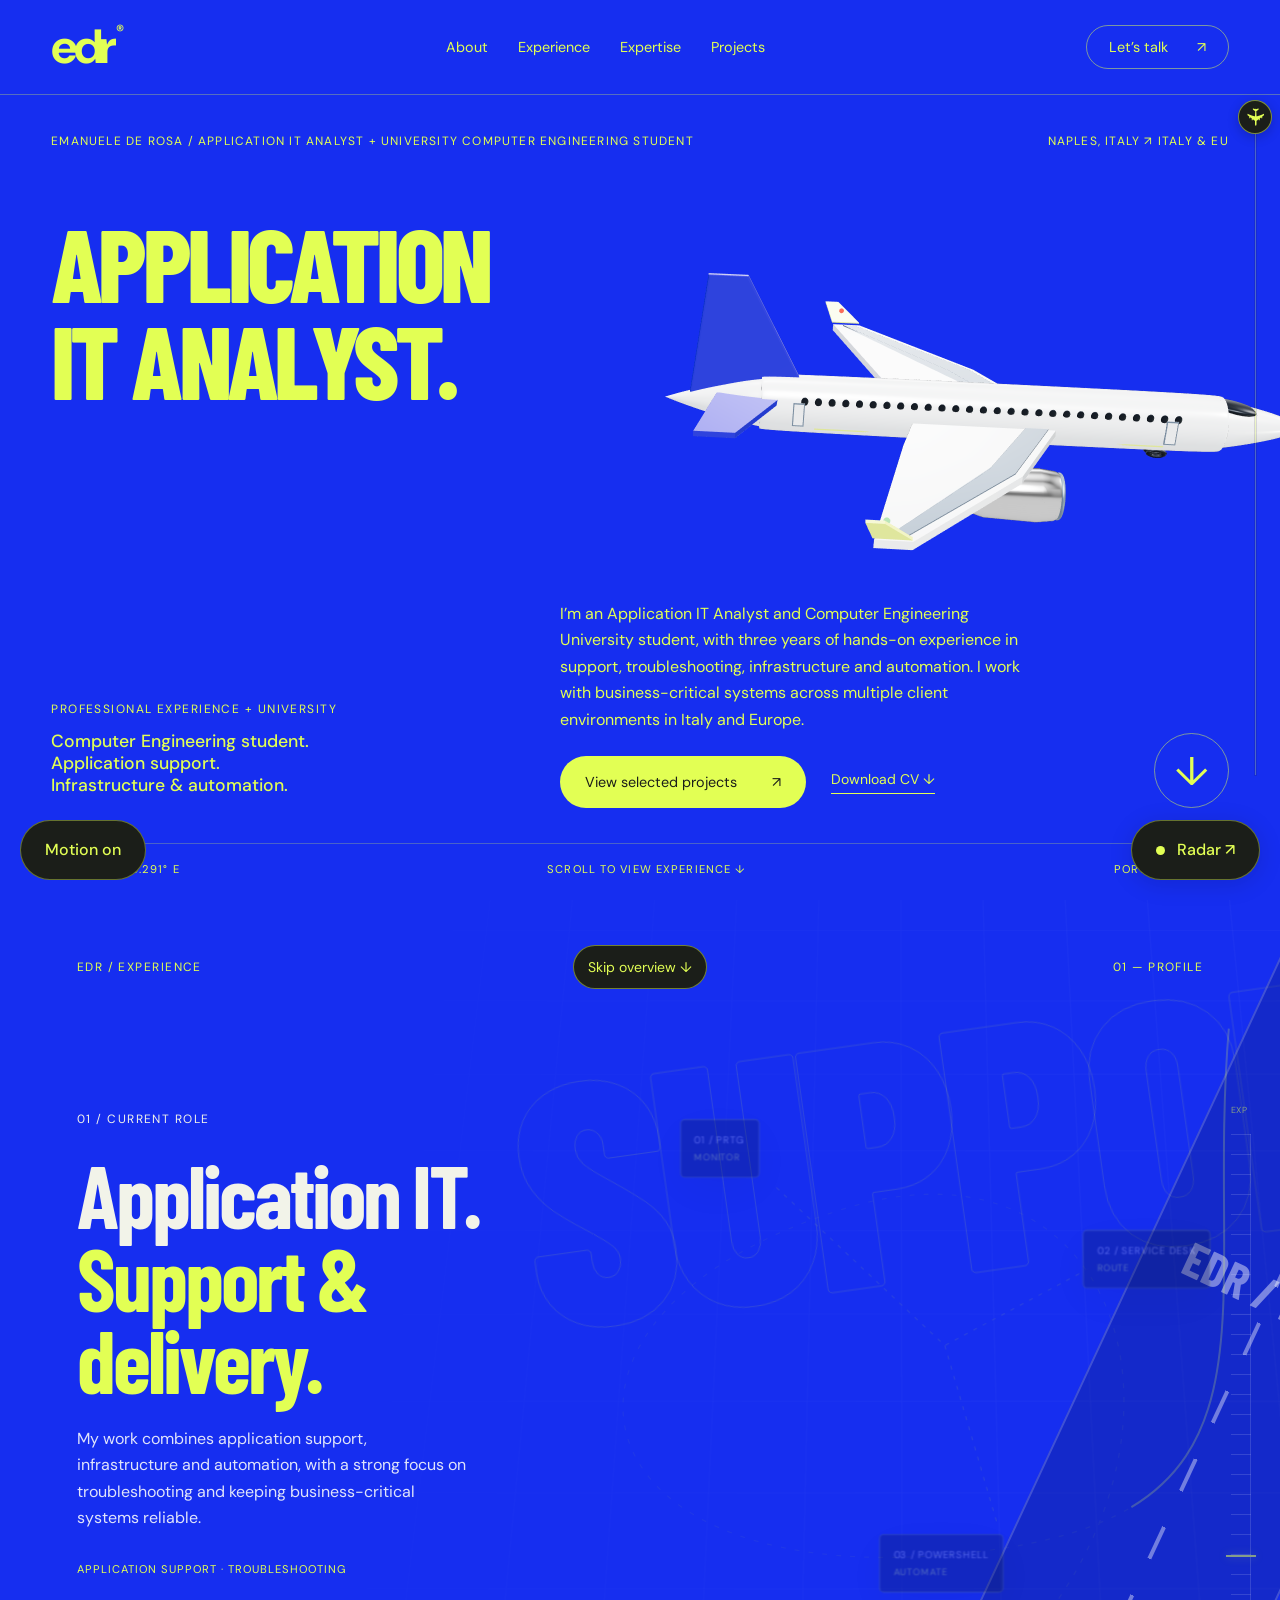
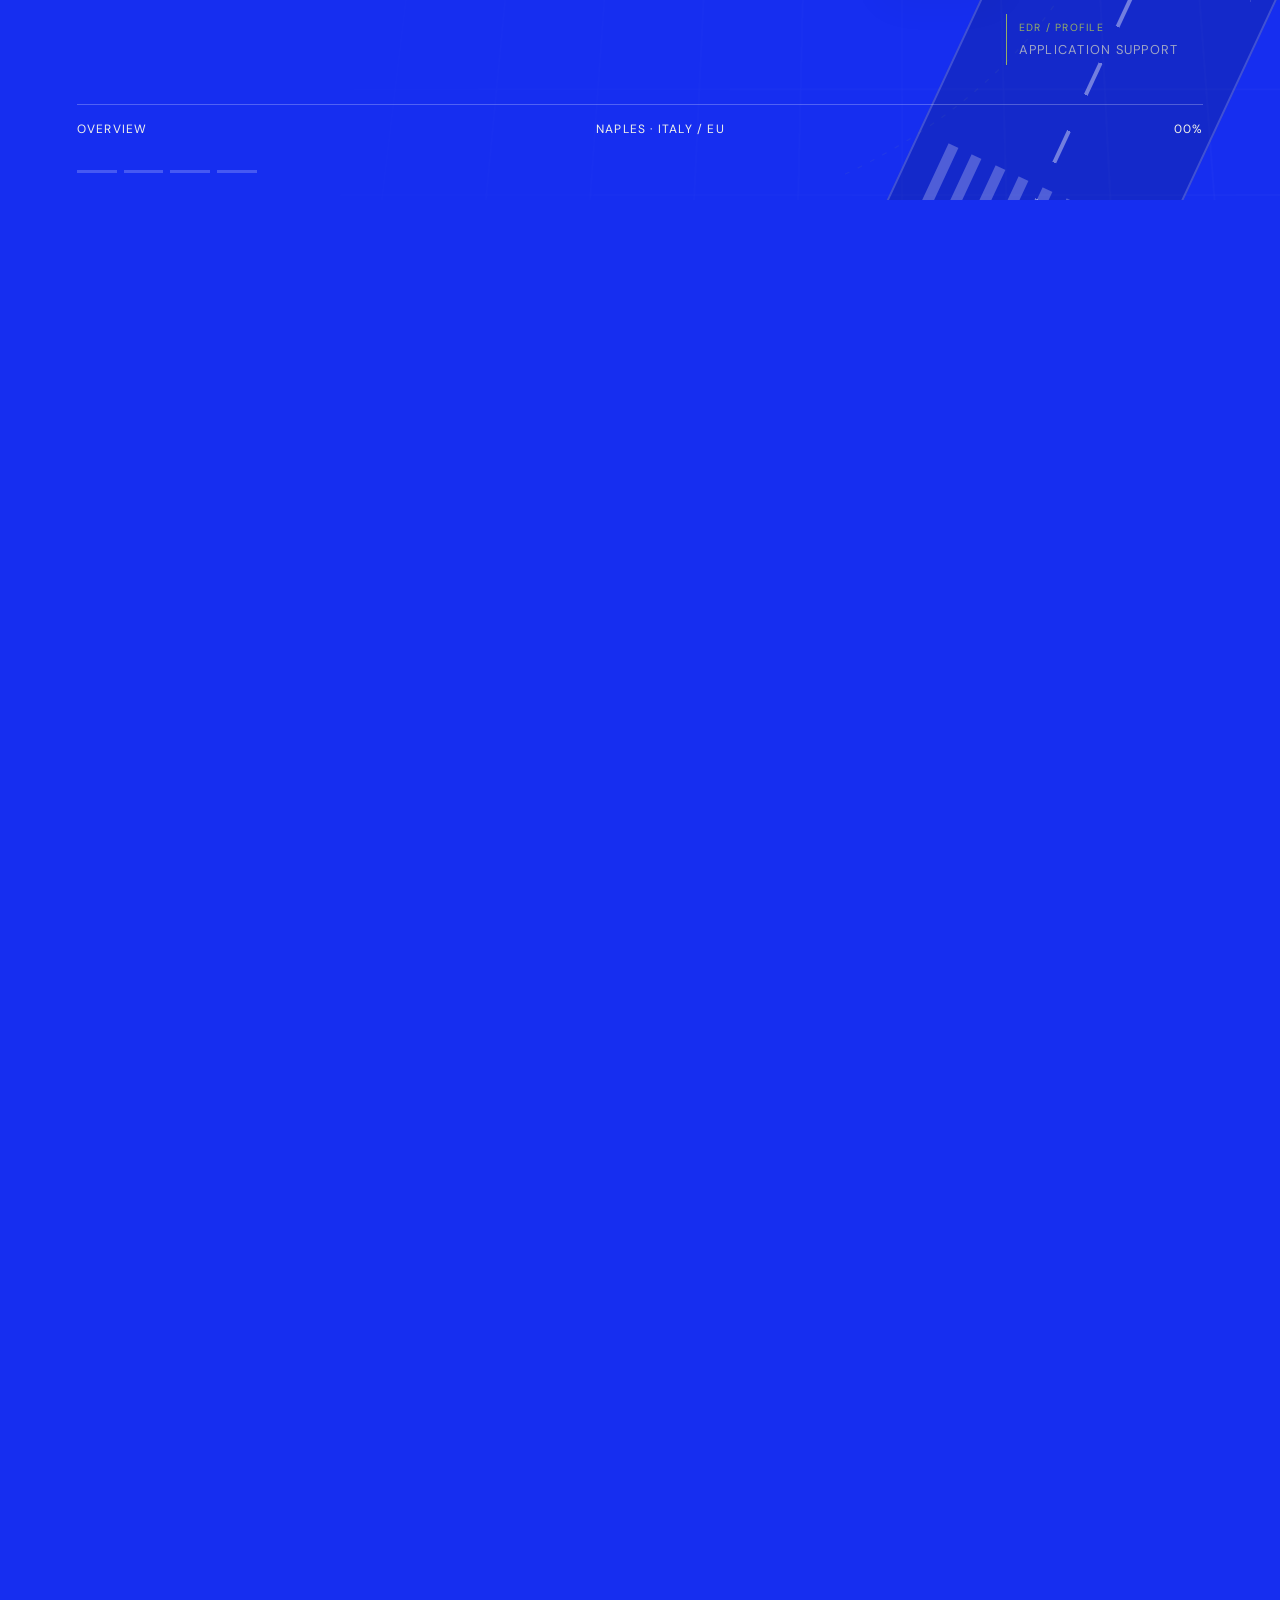
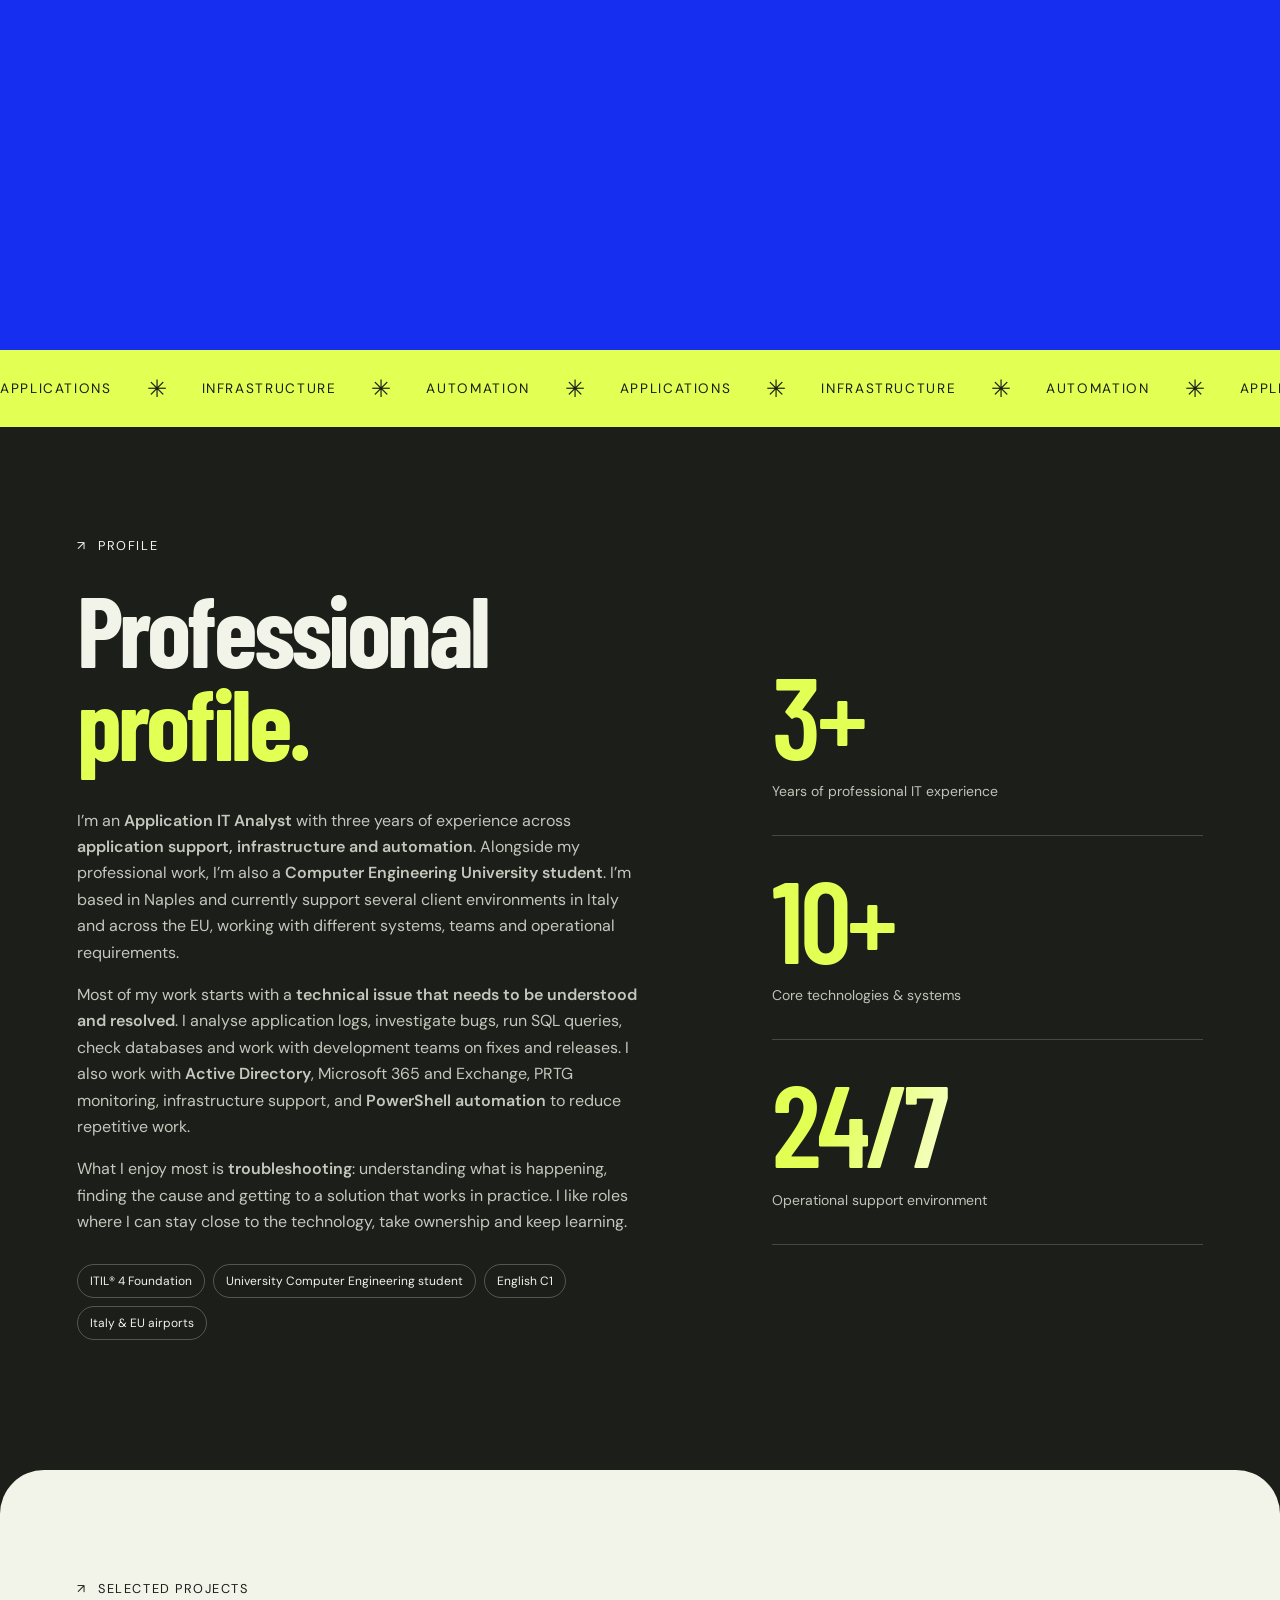
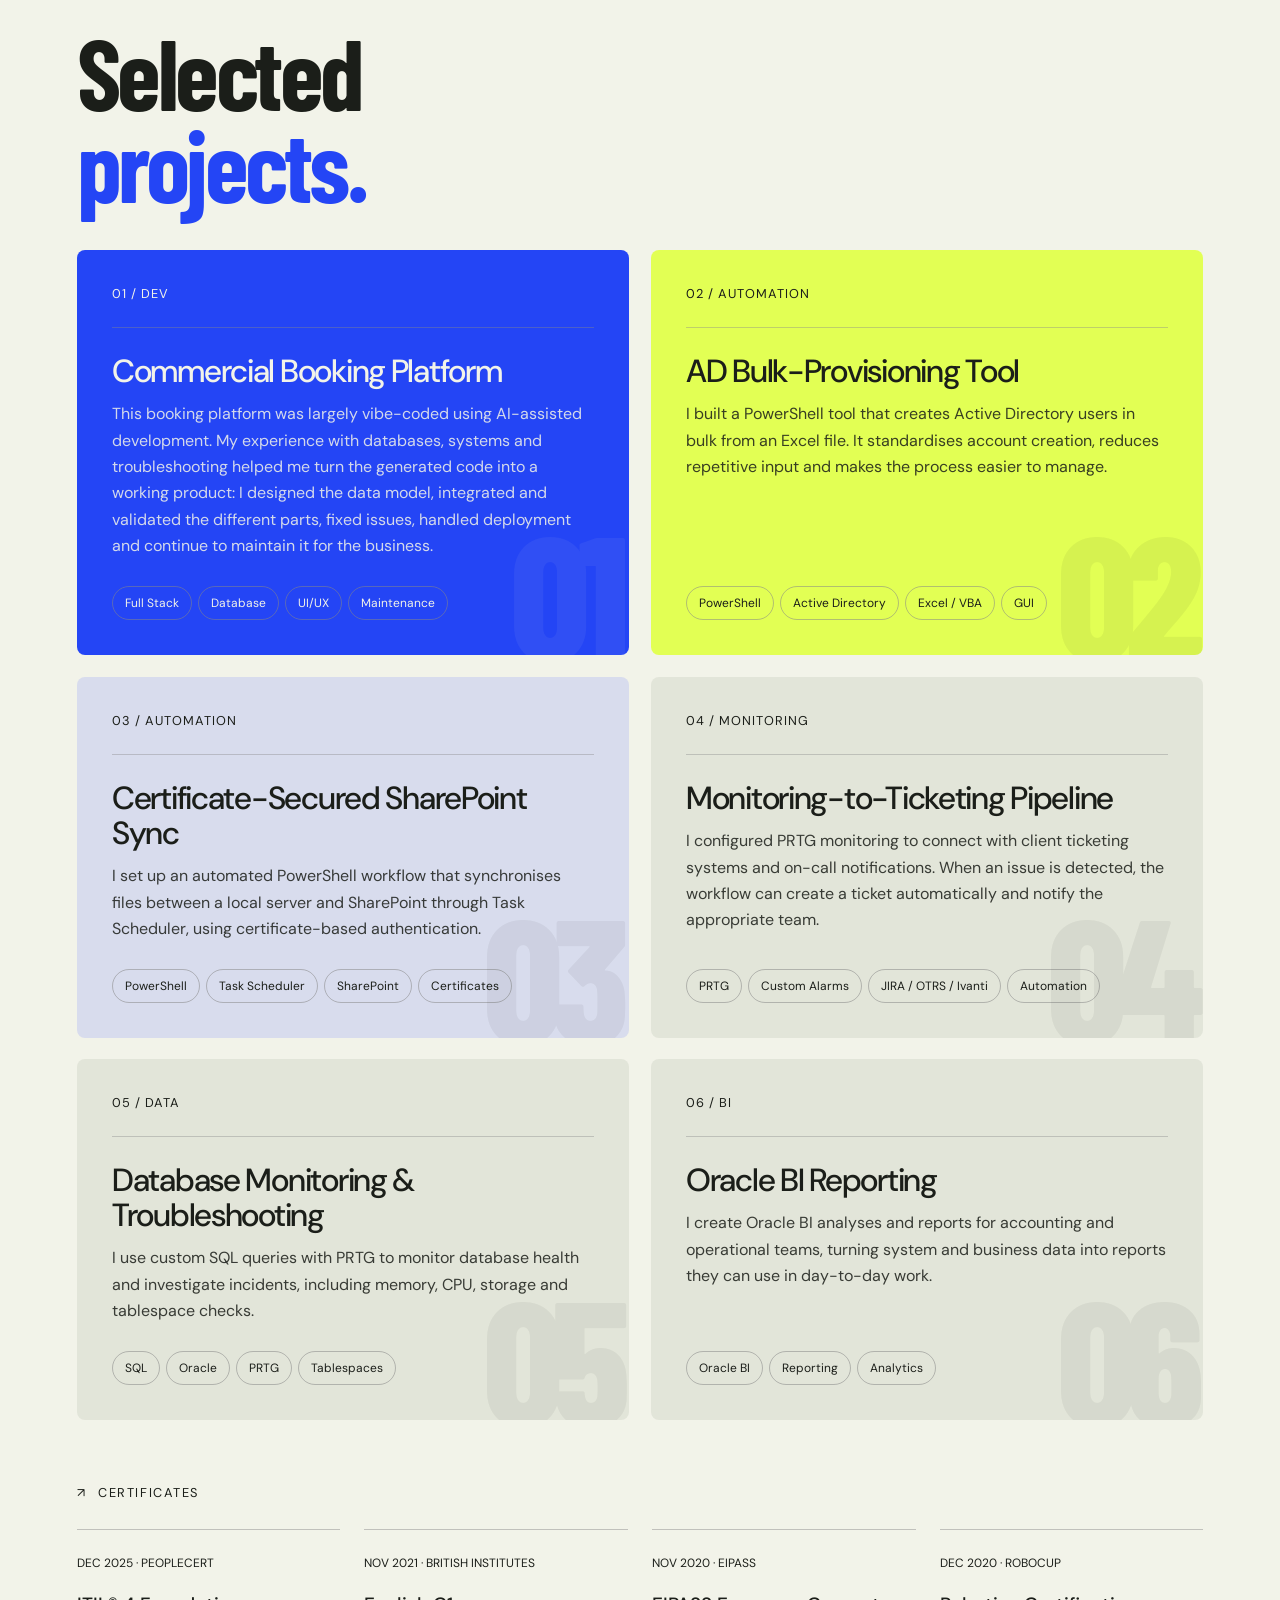
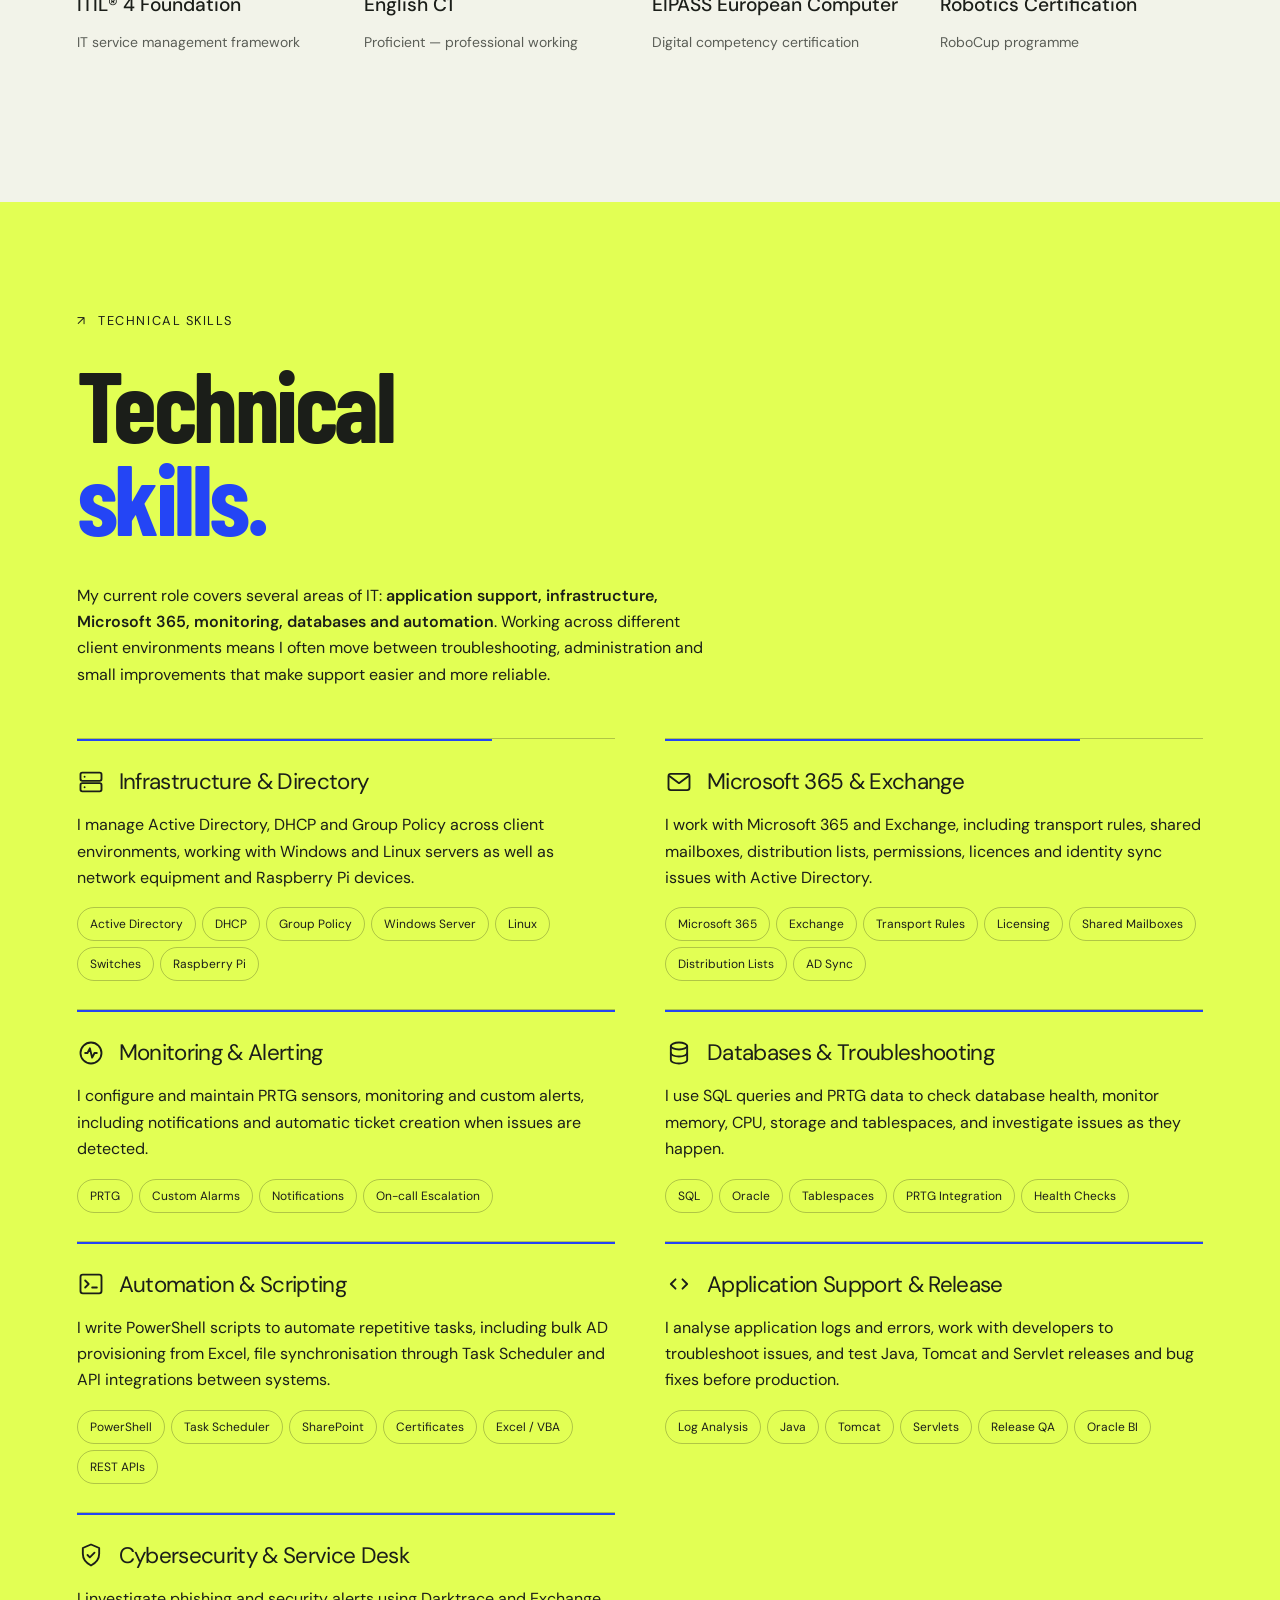
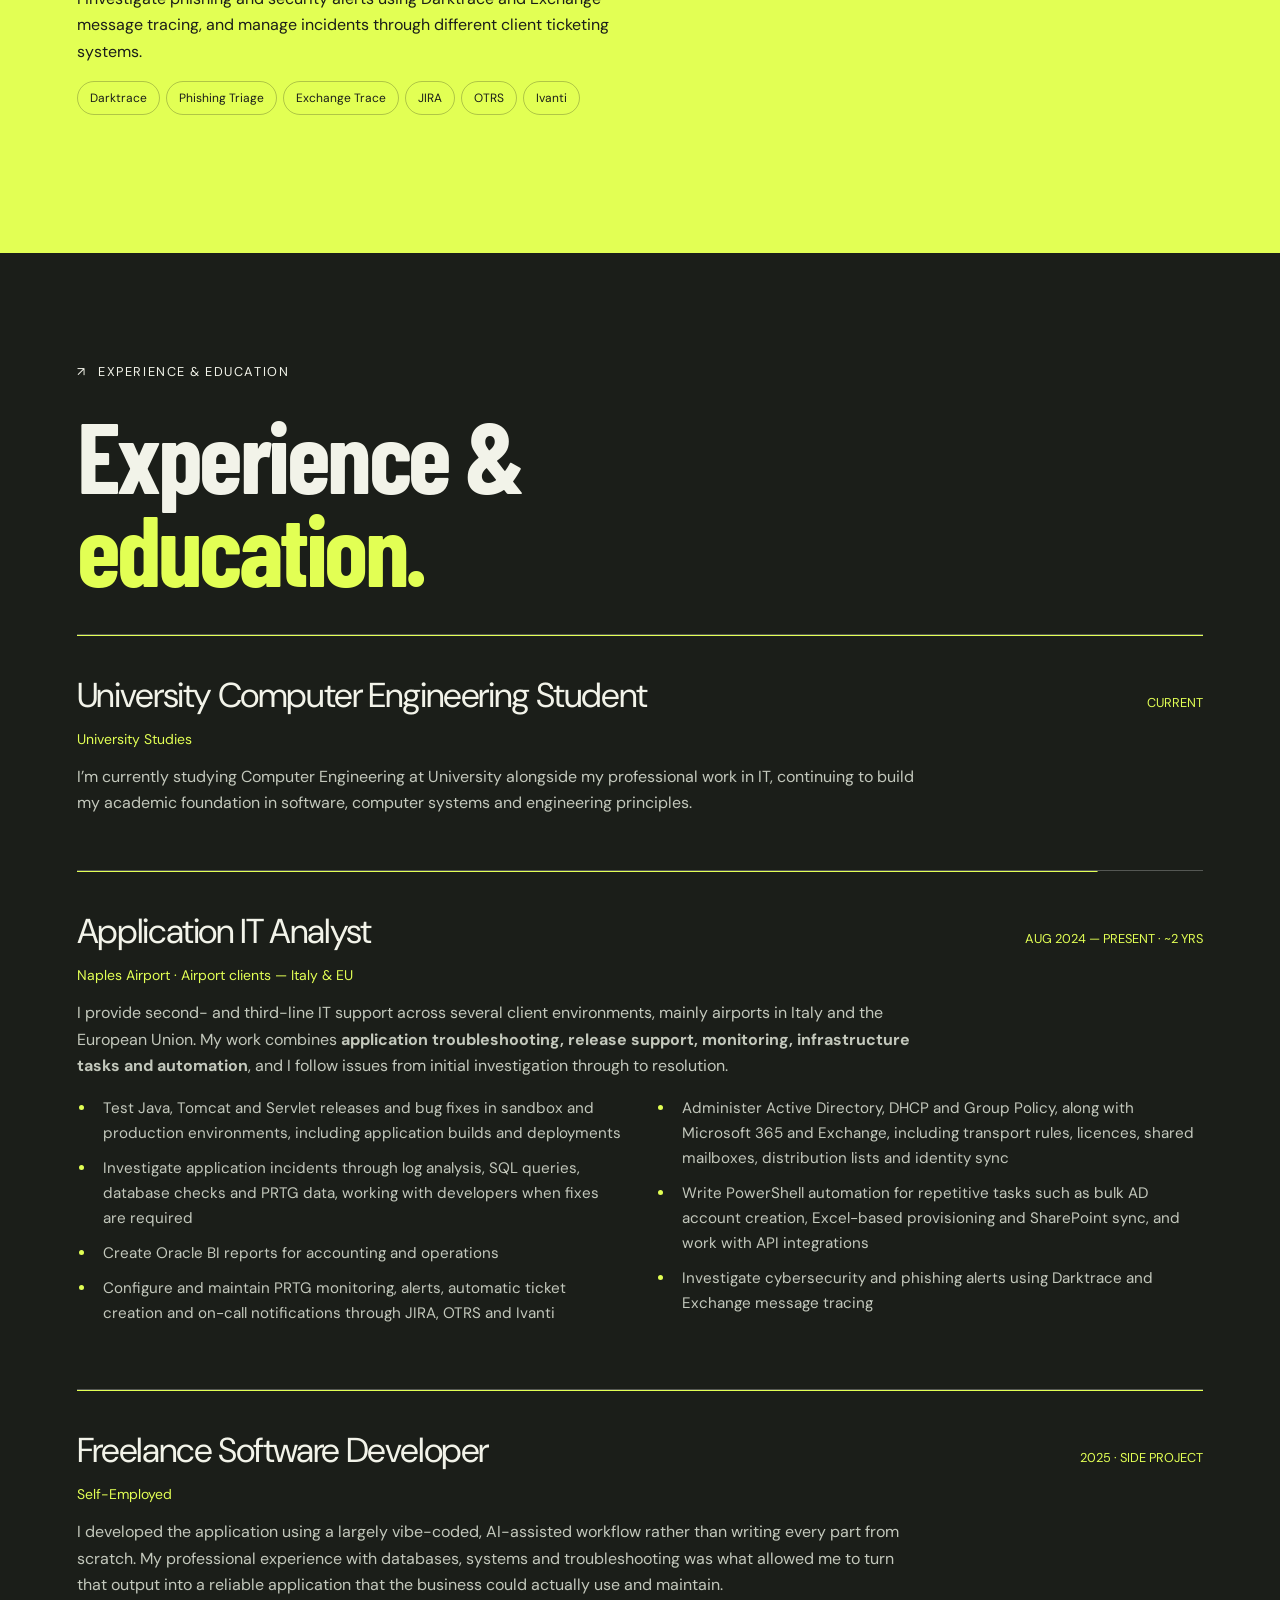
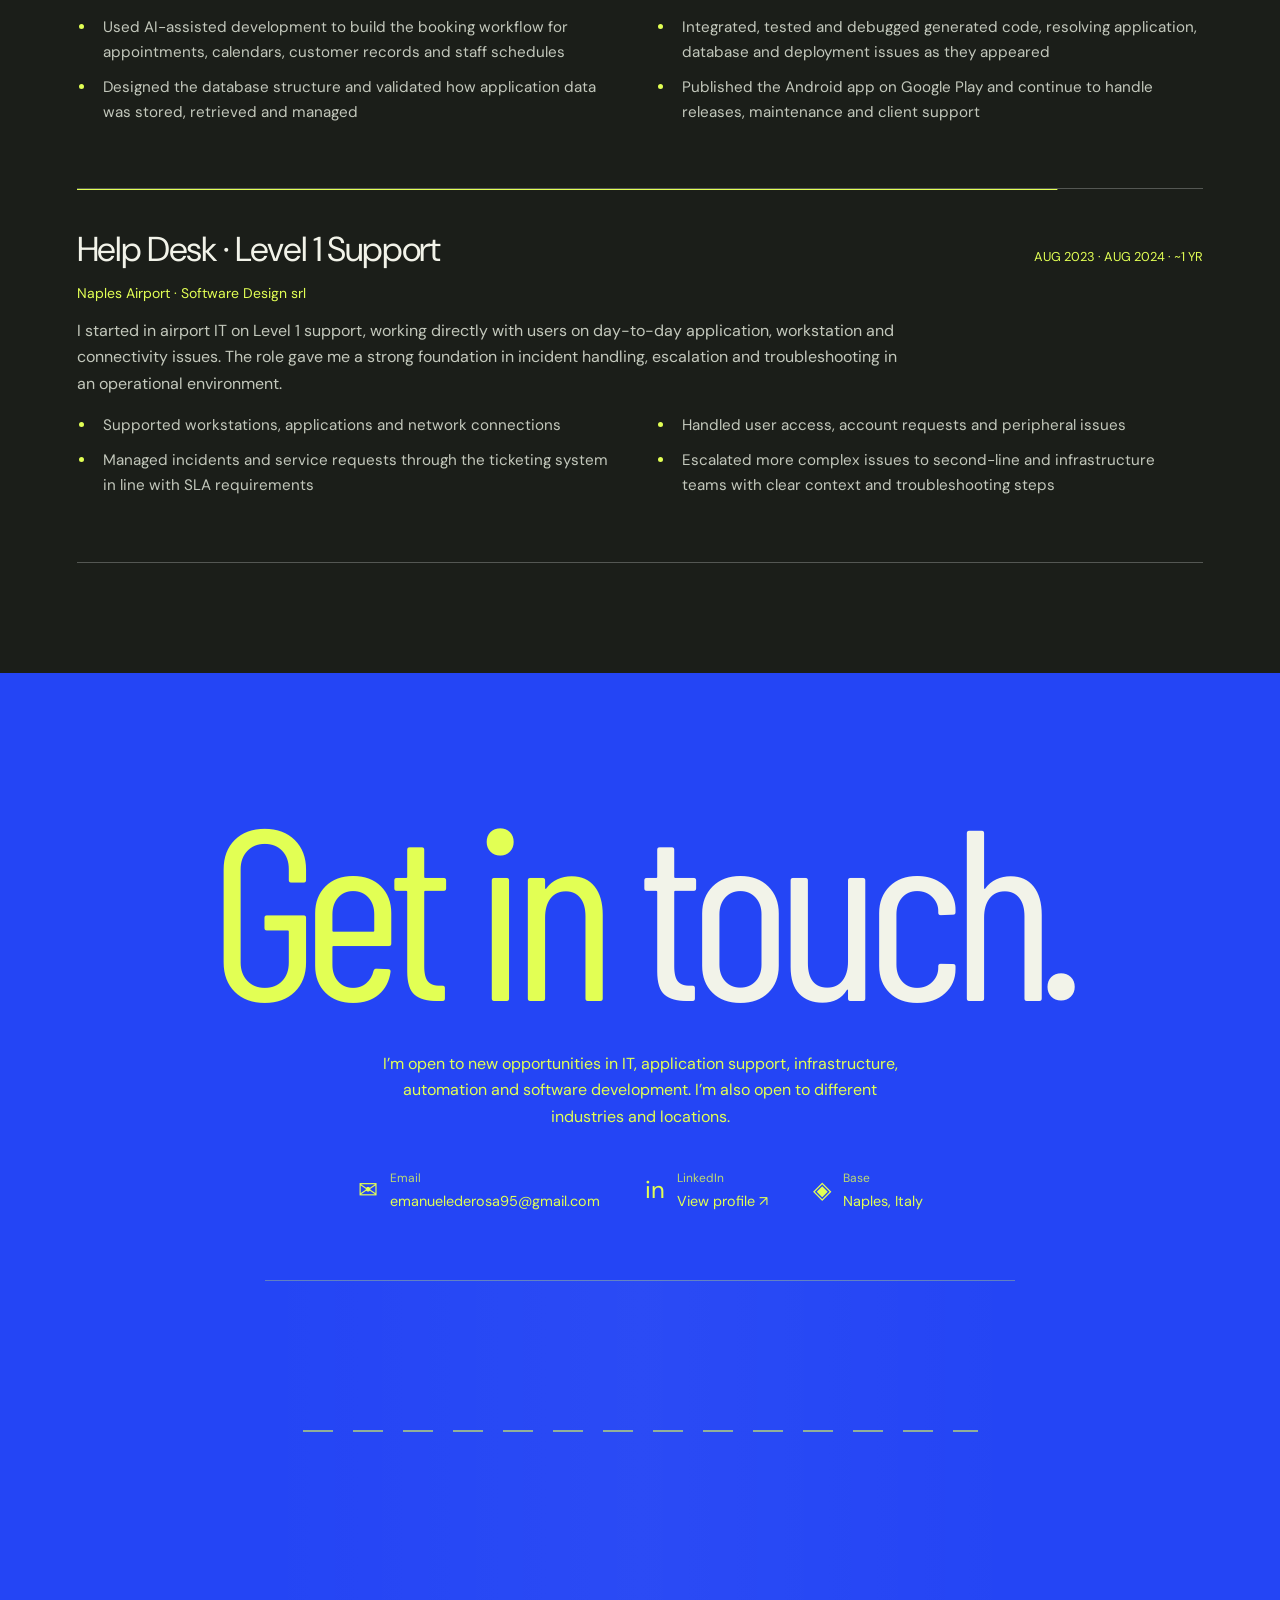
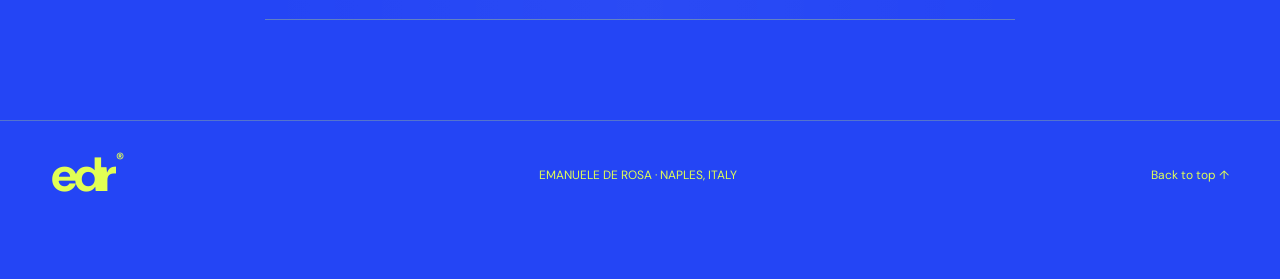
<file: index.html>
<!doctype html><html lang="en"><head><script>window.__motionPreference=new URLSearchParams(location.search).get('motion');try{window.__motionPreference=window.__motionPreference||localStorage.getItem('edr-motion-mode');}catch{}if(window.__motionPreference==='off'||(!window.__motionPreference&&matchMedia('(prefers-reduced-motion: reduce)').matches))location.replace('static-mode.html'+(location.hash==='#flightJourney'?'#about':location.hash));</script><meta charset="utf-8"><meta name="viewport" content="width=device-width,initial-scale=1"><meta name="theme-color" content="#2445f5"><title>Emanuele De Rosa — Application IT Analyst &amp; University Computer Engineering Student</title><meta name="description" content="Application IT Analyst and University Computer Engineering student based in Naples, with experience in application support, infrastructure, automation and software development."><style>@import url('https://fonts.googleapis.com/css2?family=Barlow+Condensed:wght@600;700;800;900&family=DM+Sans:wght@400;500;600;700&display=swap');
:root{--blue:#2445f5;--lime:#e2ff54;--ink:#1b1e19;--paper:#f2f3e9;--muted:#b7bdad;--accent:var(--lime);font-family:'DM Sans',Arial,sans-serif;color:var(--ink);background:var(--ink);font-synthesis:none}*{box-sizing:border-box}body{margin:0}html{scroll-behavior:smooth;scroll-padding-top:100px}a{color:inherit;text-decoration:none}button{font:inherit;cursor:pointer}button,a{-webkit-tap-highlight-color:transparent}button:focus-visible,a:focus-visible,summary:focus-visible{outline:3px solid currentColor;outline-offset:6px}::selection{background:var(--lime);color:var(--blue)}p{line-height:1.65;font-size:1rem}header{position:absolute;top:0;left:0;right:0;z-index:20;display:flex;align-items:center;justify-content:space-between;padding:23px 4%;color:var(--lime);border-bottom:1px solid #e2ff5450}.brand{font-size:3rem;font-weight:700;letter-spacing:-.09em;line-height:1}.brand span{font-size:1rem;vertical-align:top;letter-spacing:0;margin-left:5px}nav{display:flex;gap:30px;font-size:.9rem}nav a{position:relative;padding:8px 0}nav a:after{content:'';height:1px;background:currentColor;position:absolute;bottom:0;left:0;width:100%;transform:scaleX(0);transform-origin:left;transition:transform .3s}nav a:hover:after{transform:scaleX(1)}.nav-end{display:flex;gap:20px;align-items:center}.contact-link{border:1px solid #e2ff5480;border-radius:99px;padding:12px 22px;font-size:.9rem}.contact-link span{margin-left:25px}#menu{display:none}.skip{position:fixed;top:-100px;left:20px;z-index:99;padding:15px;background:var(--lime)}.skip:focus{top:10px}.progress{position:fixed;top:0;left:0;height:4px;z-index:100;width:0;background:var(--lime)}section{padding:110px 6%;position:relative;overflow:hidden}#hero{padding:133px 4% 25px;background:var(--blue);color:var(--lime);min-height:100svh;display:flex;flex-direction:column}.hero-top,.hero-foot{display:flex;justify-content:space-between;gap:20px;font-size:.75rem;letter-spacing:.1em}.hero-top{margin-bottom:25px}h1{font-family:'Barlow Condensed','Arial Narrow',Impact,sans-serif;font-size:clamp(5rem,17.7vw,20rem);font-weight:800;letter-spacing:-.035em;line-height:.78;margin:0 0 35px}h1>span{display:block;animation:arrive 1s cubic-bezier(.16,1,.3,1) both}h1 .surname{margin-top:14px;animation-delay:.13s;display:flex;justify-content:space-between;align-items:center}.name-star{font-family:Arial,sans-serif;font-weight:400;font-size:.78em;line-height:.8;animation:rotate 32s linear infinite;display:inline-block;margin-right:3%}.hero-bottom{display:grid;grid-template-columns:1fr 1fr 90px;gap:7%;align-items:end;margin-top:auto}.small-label{font-size:.75rem;letter-spacing:.12em}.hero-note p{font-size:clamp(1.1rem,1.7vw,1.6rem);line-height:1.25;font-weight:500;margin:12px 0}.hero-copy>p{margin:0 0 23px;max-width:490px;font-size:1rem}.hero-actions{display:flex;align-items:center;gap:25px;flex-wrap:wrap}.pill{display:inline-flex;gap:35px;align-items:center;justify-content:space-between;border:1px solid transparent;border-radius:99px;padding:16px 24px;background:var(--lime);color:var(--ink);font-size:.9rem;transition:transform .3s,background .3s}.pill:hover{transform:translateY(-4px);background:white}.cv{font-size:.875rem;border-bottom:1px solid currentColor;padding-bottom:5px}.scroll-round{width:75px;height:75px;border:1px solid #e2ff5480;border-radius:50%;display:grid;place-items:center;font-size:2.5rem;transition:background .3s,color .3s}.scroll-round:hover{background:var(--lime);color:var(--blue)}.hero-foot{border-top:1px solid #e2ff5440;margin-top:35px;padding-top:18px;font-size:.7rem}.ticker{overflow:hidden;padding:23px 0;background:var(--lime);font-size:1.5rem;color:var(--ink)}.ticker>div{display:flex;gap:35px;width:max-content;white-space:nowrap;animation:marquee 38s linear infinite}.ticker span{font-size:.85rem;letter-spacing:.12em;align-self:center}.sec-tag{display:block;font-size:.8rem;letter-spacing:.12em;text-transform:uppercase;margin-bottom:28px}.sec-tag:before{content:'↗';margin-right:12px}.sec-title{font-family:'Barlow Condensed',Impact,sans-serif;font-size:clamp(3.8rem,7.8vw,8.5rem);line-height:.93;letter-spacing:-.035em;font-weight:700;margin:0 0 40px}.accent{color:var(--accent)}#about{background:var(--ink);color:var(--paper);padding-bottom:130px}.about-grid{display:grid;grid-template-columns:1.3fr 1fr;gap:12%}.about-body p{max-width:650px;color:#c3c8bc}.about-body p strong,.hl{color:inherit;font-weight:600}.stat-panel{display:flex;flex-direction:column;justify-content:center}.stat{padding:25px 0;border-bottom:1px solid #ffffff30}.stat .num{font-family:'Barlow Condensed',Impact,sans-serif;font-size:clamp(5.5rem,9vw,10rem);line-height:1;color:var(--lime);font-weight:600;letter-spacing:-.04em}.stat .lab{font-size:.875rem;color:#bec4b7;margin:10px 0}.chips{display:flex;gap:8px;flex-wrap:wrap;margin-top:28px}.chip,.cap-tags span,.ptags span{font-size:.75rem;border:1px solid #8888;border-radius:99px;padding:8px 12px;display:inline-block}.chips .chip:first-child{display:none}#projects{background:var(--paper);--accent:var(--blue);border-radius:44px 44px 0 0}.proj-grid{display:grid;grid-template-columns:repeat(2,1fr);gap:22px;counter-reset:project}.proj{padding:35px;background:#e2e5d9;min-height:355px;display:flex;flex-direction:column;transition:transform .45s,box-shadow .45s;position:relative}.proj:first-child{background:var(--blue);color:var(--paper)}.proj:nth-child(2){background:var(--lime)}.proj:nth-child(3){background:#d8dced}.proj:hover{transform:translateY(-7px);box-shadow:0 20px 30px #0001}.idx{font-size:.8rem;letter-spacing:.08em;padding-bottom:25px;border-bottom:1px solid #8886}.ptitle{font-size:clamp(1.6rem,2.5vw,2.5rem);font-weight:500;line-height:1.1;letter-spacing:-.04em;margin:26px 0 12px;max-width:450px}.pdesc{max-width:490px;color:inherit;opacity:.85;margin-top:0}.ptags{display:flex;gap:6px;flex-wrap:wrap;margin-top:auto;padding-top:10px}.cert-grid{display:grid;grid-template-columns:repeat(4,1fr);gap:24px}.cert{padding:24px 0;border-top:1px solid #8887}.cbadge{font-size:.75rem;line-height:1.5}.cert h5{font-size:1.2rem;font-weight:500;margin:20px 0 8px}.cert p{font-size:.875rem;opacity:.7}.sys-intro{max-width:640px;margin-bottom:50px}#skills{background:var(--lime);--accent:var(--blue)}.cap-grid{display:grid;grid-template-columns:1fr 1fr;gap:0 50px}.cap{border-top:1px solid #1b1e1940;padding:28px 0;transition:padding .3s}.cap:hover{padding-left:10px}.cap-h{display:flex;gap:14px;align-items:center}.cap-ico svg{width:28px;height:28px;display:block}.cap-t{font-size:1.4rem;letter-spacing:-.03em}.cap p{max-width:580px}.cap-tags{display:flex;gap:6px;flex-wrap:wrap}.cap-tags span{border-color:#1b1e1940}#experience{background:var(--ink);color:var(--paper)}.timeline{border-top:1px solid #ffffff40}.tl-item{border-bottom:1px solid #ffffff40;padding:38px 0}.tl-head{display:flex;justify-content:space-between;gap:20px;align-items:baseline}.tl-role{font-size:clamp(1.5rem,2.7vw,2.8rem);letter-spacing:-.04em}.tl-date{font-size:.8rem;color:var(--lime)}.tl-org{margin-top:12px;color:var(--lime);font-size:.875rem}.tl-desc{max-width:840px;color:#c3c8bc}.tl-points{columns:2;column-gap:50px;padding-left:19px;color:#c3c8bc;font-size:.95rem;line-height:1.65}.tl-points li{padding:0 0 10px 7px;break-inside:avoid}.tl-points li::marker{color:var(--lime)}#contact{background:var(--blue);color:var(--lime);text-align:center;padding-bottom:100px}.contact-big{font-family:'Barlow Condensed',Impact,sans-serif;font-size:clamp(6rem,19vw,22rem);letter-spacing:-.055em;line-height:1;margin-bottom:25px}.contact-big a{display:inline-block;transition:transform .4s;color:var(--paper)}.contact-big a:hover{transform:rotate(-6deg)}#contact>p{color:var(--lime)!important}.contact-cards{display:flex;justify-content:center;gap:45px;flex-wrap:wrap;margin-top:40px}.ccard{display:flex;gap:12px;text-align:left;align-items:center}.ccard .ico{font-size:1.5rem}.ccard .k{font-size:.75rem;margin-bottom:6px;opacity:.8}.ccard .v{font-size:.9rem}.ccard[href]:hover .v{text-decoration:underline}footer{background:var(--blue);color:var(--lime);border-top:1px solid #e2ff5440;padding:30px 4% 80px;display:flex;gap:25px;justify-content:space-between;align-items:center}footer>span,footer>a:last-child{font-size:.75rem}.radar-launch{position:fixed;right:20px;bottom:20px;z-index:25;border:1px solid #e2ff5460;background:var(--ink);color:var(--lime);padding:13px 20px;border-radius:99px;font-size:.8rem;box-shadow:0 4px 25px #0002}.radar-launch i{display:inline-block;width:7px;height:7px;background:var(--lime);border-radius:50%;margin-right:8px}dialog{background:var(--ink);color:var(--paper);border:1px solid #e2ff5470;border-radius:22px;padding:30px;width:min(420px,calc(100% - 30px));max-height:90svh;overflow:auto;text-align:center}dialog::backdrop{background:#101410b0;backdrop-filter:blur(9px)}dialog h2{font-size:2rem;margin-bottom:5px}dialog canvas{width:100%;max-width:320px}dialog .as-close{position:absolute;right:16px;top:10px;border:0;background:none;color:var(--lime);font-size:2rem}.as-sub{font-size:.8rem;color:var(--muted)}.motion .reveal{opacity:0;transform:translateY(35px);transition:opacity .8s,transform .9s cubic-bezier(.16,1,.3,1)}.motion .reveal.in{opacity:1;transform:none}@keyframes arrive{from{transform:translateY(50px) rotate(2deg);opacity:0}to{transform:none;opacity:1}}@keyframes rotate{to{transform:rotate(360deg)}}@keyframes marquee{to{transform:translateX(-50%)}}@media(min-width:1500px){#hero{max-height:1200px}}@media(max-width:900px){header{padding:22px 5%}nav{gap:18px}.hero-bottom{gap:4%;grid-template-columns:1fr 1.3fr}.scroll-round{display:none}.about-grid{gap:6%}.cert-grid{grid-template-columns:1fr 1fr}.tl-head{display:block}.tl-date{margin-top:12px}.cap-grid{gap:0 25px}.hero-actions{gap:17px}.hero-top{font-size:.65rem}}@media(max-width:650px){section{padding:75px 6%}header .brand{font-size:2.6rem}.contact-link{padding:10px 16px}.contact-link span{margin-left:10px}#menu{display:block;background:none;color:var(--lime);border:1px solid #e2ff5460;width:42px;height:42px;border-radius:50%;font-size:1.2rem}nav{display:none;position:absolute;top:87px;left:0;right:0;background:var(--ink);padding:25px 6%;flex-direction:column;gap:12px;border-bottom:1px solid var(--lime)}nav.open{display:flex}.hero-top{font-size:.65rem;line-height:1.6;gap:25px}.hero-top span{max-width:48%}#hero{padding:120px 5% 22px;min-height:calc(100svh - 20px)}h1{font-size:18.2vw;line-height:.86;margin-top:18px;margin-bottom:35px}h1 .surname{margin-top:10px}.name-star{font-size:.72em}.hero-bottom{display:block}.hero-note{display:none}.hero-copy>p{font-size:1rem;max-width:360px;line-height:1.55}.hero-actions{margin-top:25px}.hero-foot{font-size:.6rem;line-height:1.5;margin-top:35px}.hero-foot>span:nth-child(2){display:none}.ticker{padding:18px 0}.about-grid{display:block}.stat-panel{display:grid;grid-template-columns:repeat(3,1fr);gap:15px;margin-top:40px}.stat .num{font-size:3.4rem}.stat .lab{font-size:.75rem}.stat{padding:15px 0}.sec-title{font-size:3.7rem}.proj-grid,.cap-grid{grid-template-columns:1fr}.proj{padding:26px;min-height:330px}.ptitle{font-size:2rem}.cert-grid{gap:18px}.cert h5{font-size:1rem}.tl-points{columns:1}#projects{border-radius:28px 28px 0 0}.contact-big{font-size:24vw}.contact-cards{align-items:flex-start;flex-direction:column;gap:25px;margin-left:3%}.ccard .v{overflow-wrap:anywhere}footer{flex-wrap:wrap;padding-bottom:90px}footer>span{order:3;width:100%}.radar-launch{font-size:.75rem;right:12px;bottom:12px}#about{padding-bottom:80px}}@media(prefers-reduced-motion:reduce){html{scroll-behavior:auto}*,*:before,*:after{animation:none!important;transition:none!important}.motion .reveal{opacity:1;transform:none}}
/* One persistent aircraft, driven by the document's scroll position. */
header{position:absolute}#hero{min-height:100svh;padding-bottom:24px;background:#162ef0}#hero h1{font-size:clamp(4.5rem,8vw,9.5rem);max-width:52%;line-height:.85;margin-top:5vh;letter-spacing:-.045em;position:relative;z-index:3}#hero h1 .surname{margin-top:10px}#hero .hero-top{font-size:.75rem}#hero .hero-bottom{grid-template-columns:1fr 1.2fr 75px;position:relative;z-index:15}#hero .hero-note p{font-size:1.1rem}.flight-object{position:fixed;left:0;top:0;width:min(58vw,860px);z-index:12;pointer-events:none;will-change:transform;transform-origin:50% 50%;opacity:0;transition:opacity .3s}.flight-object.ready{opacity:1}.aircraft-body{position:relative;width:100%;transform-style:preserve-3d}.flight-object img{width:100%;height:auto;display:block;filter:drop-shadow(5px 26px 13px #07114055)}.flight-beacon{position:absolute;width:5px;height:5px;left:47%;top:47%;border-radius:50%;background:#fff;box-shadow:0 0 15px 4px #cfff67;animation:beacon 2.3s infinite}.flight-journey{height:580svh;background:#162ef0;position:relative}.flight-stage{height:100svh;position:sticky;top:0;overflow:hidden;color:var(--paper);background:#162ef0}.stage-grid{position:absolute;inset:0;background-image:linear-gradient(#ffffff09 1px,transparent 1px),linear-gradient(90deg,#ffffff09 1px,transparent 1px);background-size:90px 90px;opacity:.65;mask-image:linear-gradient(90deg,transparent 35%,black)}.chapter-meta{position:absolute;left:6%;right:6%;top:5%;display:flex;justify-content:space-between;font-size:.75rem;letter-spacing:.12em;color:var(--lime);z-index:5}.flight-chapters{position:absolute;inset:0;z-index:4}.flight-chapter{position:absolute;left:6%;top:23%;width:44%;opacity:0;visibility:hidden;will-change:transform,opacity}.flight-chapter.active{visibility:visible}.flight-chapter h2{font-family:'Barlow Condensed',Impact,sans-serif;font-size:clamp(3.8rem,6.8vw,8rem);letter-spacing:-.035em;line-height:.95;margin:25px 0}.flight-chapter em{color:var(--lime);font-style:normal}.flight-chapter p{max-width:390px;color:#e0e4fa;line-height:1.65}.chapter-footnote{font-size:.7rem;letter-spacing:.09em;display:block;margin-top:30px;color:var(--lime)}.flight-telemetry{position:absolute;left:6%;right:6%;bottom:7%;display:flex;justify-content:space-between;font-size:.75rem;letter-spacing:.1em;border-top:1px solid #ffffff40;padding-top:16px}.chapter-progress{position:absolute;bottom:3%;left:6%;display:flex;gap:7px;width:180px}.chapter-progress i{height:3px;width:25%;background:#ffffff35;position:relative}.chapter-progress i:after{position:absolute;inset:0;content:'';background:var(--lime);transform:scaleX(var(--fill,0));transform-origin:left}.skip-flight{position:absolute;right:6%;bottom:2.5%;font-size:.75rem;z-index:18;text-decoration:underline;text-underline-offset:5px}.runway-diagram{position:absolute;right:8%;top:0;width:21%;height:140%;border-left:2px solid #ffffff30;border-right:2px solid #ffffff30;background:#111a3c35;transform:rotate(25deg);transform-origin:50% 70%;opacity:.6}.runway-diagram div{position:absolute;left:50%;top:0;bottom:0;width:4px;background:repeating-linear-gradient(to bottom,#fff6 0 35px,transparent 35px 75px)}.runway-diagram span{position:absolute;top:25%;left:15%;font:700 3rem 'Barlow Condensed',Impact;color:#ffffff70;white-space:nowrap}.runway-diagram b{position:absolute;bottom:23%;left:10%;width:80%;font-size:5rem;letter-spacing:8px;color:#ffffff40;overflow:hidden}.route-diagram{position:absolute;width:100%;height:100%;inset:0;opacity:0}.route-diagram path{fill:none;stroke-width:1.3;vector-effect:non-scaling-stroke}.route-plan{stroke:#e2ff5433;stroke-dasharray:5 9}#routeTrace{stroke:var(--lime);stroke-width:2;stroke-dasharray:1;stroke-dashoffset:1}.system-nodes{position:absolute;right:3%;top:17%;width:48%;height:65%;opacity:0}.system-nodes svg{position:absolute;inset:0;width:100%;height:100%;z-index:0}.system-nodes path{fill:none;stroke:#e2ff5460;stroke-width:1;stroke-dasharray:4 6}.node{position:absolute;border:1px solid #e2ff5480;background:#0a1539da;backdrop-filter:blur(9px);border-radius:5px;padding:15px;font-size:.7rem;letter-spacing:.06em;color:var(--paper);z-index:2}.node i{display:block;color:var(--lime);font-style:normal;font-size:.65rem;margin-top:6px}.node-one{left:4%;top:7%}.node-two{right:0;top:28%}.node-three{left:40%;bottom:3%}.flight-mode{position:fixed;left:18px;bottom:18px;z-index:30;background:var(--ink);color:var(--lime);border:1px solid #e2ff5460;padding:11px 16px;border-radius:99px;font-size:.7rem}.landing-mark{height:140px;margin:50px auto 0;width:min(620px,90%);position:relative;border-block:1px solid #e2ff5450;background:linear-gradient(90deg,transparent,#ffffff08,transparent)}.landing-mark:after{content:'';position:absolute;left:5%;right:5%;top:50%;height:2px;background:repeating-linear-gradient(90deg,#e2ff5490 0 30px,transparent 30px 50px)}.landing-mark span{position:absolute;bottom:12px;left:20px;font-size:.7rem;letter-spacing:.15em}.motion-paused .flight-beacon{animation:none}.motion-paused .flight-object{opacity:0}.motion-paused .flight-journey{height:auto}.motion-paused .flight-stage{height:auto;position:relative;padding:100px 6%}.motion-paused .flight-chapters{position:relative;inset:auto}.motion-paused .flight-chapter{position:relative;left:auto;top:auto;width:100%;opacity:1!important;visibility:visible!important;transform:none!important;margin:0 0 75px}.motion-paused .route-diagram,.motion-paused .runway-diagram,.motion-paused .system-nodes,.motion-paused .flight-telemetry,.motion-paused .chapter-progress,.motion-paused .skip-flight{display:none}.motion-paused #hero h1{max-width:100%}.motion-paused .ticker>div{animation:none}.motion-paused .reveal{opacity:1!important;transform:none!important}@keyframes beacon{0%,6%,12%,100%{opacity:0}3%,9%{opacity:1}}@media(max-width:650px){#hero{padding-top:117px;min-height:100svh}#hero h1{font-size:16vw;max-width:100%;margin-top:4vh;margin-bottom:0}#hero .hero-bottom{display:block;margin-top:auto;padding-top:30vh}#hero .hero-copy>p{font-size:.9rem;margin-bottom:13px;max-width:100%}#hero .hero-actions{margin-top:12px}#hero .hero-foot{margin-top:24px}.flight-object{width:95vw}.flight-journey{height:530svh}.flight-chapter{top:14%;left:6%;width:88%}.flight-chapter h2{font-size:clamp(3.3rem,12vw,4.5rem);margin:15px 0}.flight-chapter p{font-size:.9rem;max-width:92%;line-height:1.5}.chapter-footnote{font-size:.65rem;margin-top:16px}.chapter-meta{font-size:.6rem;top:5%}.flight-telemetry{font-size:.6rem;bottom:8%}.chapter-progress{bottom:4%}.skip-flight{bottom:3.5%}.runway-diagram{width:40%;right:20%;opacity:.35}.system-nodes{top:55%;height:33%;width:90%;right:5%}.node{padding:8px;font-size:.6rem}.node i{font-size:.55rem}.node-one{left:0;top:0}.node-two{top:16%;right:0}.node-three{left:35%;bottom:0}.landing-mark{height:110px}.flight-mode{left:10px;bottom:12px;font-size:.65rem;padding:12px}.radar-launch{max-width:50%;font-size:.65rem}}@media(prefers-reduced-motion:reduce){.flight-beacon{display:none}}
.flight-journey{height:650svh}.flight-stage{isolation:isolate}.cinema-canvas{position:fixed;inset:0;width:100%;height:100%;z-index:10;pointer-events:none}.flight-chapter{transform-origin:50% 80%}.flight-object{transition:opacity .3s;backface-visibility:hidden}.aircraft-body img{filter:drop-shadow(0 38px 24px #02081870)}.stage-word{position:absolute;top:6%;left:40%;font:800 clamp(10rem,27vw,30rem)/1 'Barlow Condensed',Impact,sans-serif;letter-spacing:-.055em;color:transparent;-webkit-text-stroke:1px #e2ff5420;pointer-events:none;white-space:nowrap;will-change:transform}.altitude-ruler{position:absolute;right:2.3%;top:26%;bottom:22%;width:20px;background:repeating-linear-gradient(to bottom,#ffffff40 0 1px,transparent 1px 20px);border-right:1px solid #ffffff40;opacity:.55;z-index:3}.altitude-ruler:before{content:'EXP';position:absolute;top:-30px;font-size:.55rem;letter-spacing:.1em;color:var(--lime)}.altitude-ruler i{position:absolute;left:-5px;width:30px;height:2px;background:var(--lime);box-shadow:0 0 10px #e2ff5480;top:var(--alt,90%)}.flight-caption{position:absolute;right:7%;bottom:15%;font-size:.65rem;letter-spacing:.12em;color:var(--lime);border-left:1px solid var(--lime);padding:7px 12px;opacity:.8}.flight-caption b{display:block;color:var(--paper);font-size:.8rem;font-weight:400;margin-top:7px}.node{box-shadow:0 14px 50px #0002;transition:border-color .2s,box-shadow .2s}.node.energized{border-color:var(--lime);box-shadow:0 0 24px #e2ff5430}.node.energized i:after{content:' ●';color:var(--lime)}.stage-grid{transform:perspective(850px) rotateX(12deg) scale(1.3);transform-origin:70% 70%;background-size:75px 75px}.proj{transform-style:preserve-3d;will-change:transform;overflow:hidden;border-radius:8px;transition:transform .25s ease-out,box-shadow .35s;--spot-x:50%;--spot-y:50%}.proj:after{content:'';position:absolute;inset:0;pointer-events:none;background:radial-gradient(circle at var(--spot-x) var(--spot-y),#ffffff25,transparent 55%);opacity:0;transition:opacity .3s}.proj:hover:after{opacity:1}.proj .idx{transition:letter-spacing .4s}.proj:hover .idx{letter-spacing:.17em}.proj .ptitle{transform:translateZ(22px)}.proj .ptags{transform:translateZ(12px)}.project-watermark{position:absolute;right:12px;bottom:-25px;font:800 11rem/1 'Barlow Condensed',Impact,sans-serif;letter-spacing:-.07em;opacity:.055;pointer-events:none}.cap{position:relative;overflow:hidden}.cap:after{content:'';height:2px;position:absolute;left:0;top:0;width:100%;background:var(--blue);transform:scaleX(var(--line,0));transform-origin:left}.tl-item{position:relative}.tl-item:before{position:absolute;content:'';left:0;top:0;width:100%;height:1px;background:var(--lime);transform:scaleX(var(--line,0));transform-origin:left}.stat .num{background:linear-gradient(110deg,var(--lime) 25%,white 45%,var(--lime) 65%);background-size:220% 100%;background-position:var(--shine,100%) 50%;background-clip:text;-webkit-background-clip:text;color:transparent}.landing-mark{perspective:600px;overflow:visible}.landing-mark:before{content:'';position:absolute;inset:-8px 0;border-top:4px dotted var(--lime);border-bottom:4px dotted var(--lime);opacity:var(--landing,0);filter:drop-shadow(0 0 5px #e2ff5490)}.landing-mark span{transition:color .3s}.landing-label{position:absolute;right:0;bottom:-35px;letter-spacing:.12em;font-size:.65rem;opacity:var(--landing,0);color:var(--lime)}.contact-big{will-change:transform}.pill,.contact-link{will-change:transform}.motion-paused .cinema-canvas,.motion-paused .stage-word,.motion-paused .altitude-ruler,.motion-paused .flight-caption{display:none}.motion-paused .flight-chapter{filter:none!important}.motion-paused .proj,.motion-paused .contact-big{transform:none!important}.motion-paused .cap:after,.motion-paused .tl-item:before{transform:none}.motion-paused .stat .num{color:var(--lime);background:none}.motion-paused .landing-mark:before{opacity:1}@media(max-width:650px){.flight-journey{height:590svh}.stage-word{top:48%;left:2%;font-size:44vw}.flight-caption{right:7%;bottom:13%;font-size:.5rem}.flight-caption b{font-size:.65rem}.altitude-ruler{top:53%;bottom:18%;right:3%;width:10px}.proj{will-change:auto}.project-watermark{font-size:8rem}.flight-chapter h2{font-size:clamp(3.1rem,11.5vw,4.3rem)}.flight-chapter p{max-width:95%}}@media(prefers-reduced-motion:reduce){.proj,.contact-big{transform:none!important}}
.webgl-flight{position:fixed;inset:0;width:100%;height:100%;z-index:12;pointer-events:none;opacity:0;transition:opacity .35s}.webgl-ready .webgl-flight{opacity:1}.webgl-ready #flightObject{visibility:hidden}.motion-paused .webgl-flight{display:none}.webgl-ready .cinema-canvas{z-index:10}.webgl-ready .flight-stage .route-diagram{opacity:.22!important}.webgl-ready .flight-chapter{z-index:4}.webgl-ready .system-nodes{opacity:.3!important}.webgl-ready #hero .hero-copy{max-width:480px}@media(prefers-reduced-motion:reduce){.webgl-flight{transition:none}}
.landing-mark{height:340px;max-width:750px;width:88%;overflow:hidden;margin-top:70px}.aircraft-bay{position:absolute;inset:22px 22px 55px;overflow:hidden;contain:paint}.landing-mark .aircraft-bay #flightObject{position:absolute;left:50%;top:50%;width:min(72%,440px);transform:translate(-50%,-50%) rotate(24deg)!important}.landing-label{bottom:13px;right:15px;font-size:.6rem}.landing-mark>span{left:15px;bottom:33px}.landing-mark:after{top:44%;z-index:0}.landing-mark .aircraft-bay{z-index:1}@media(min-width:1600px){.landing-mark{height:370px}}@media(max-width:650px){.landing-mark{height:260px;width:100%;margin-top:55px}.aircraft-bay{inset:12px 10px 65px}.landing-label{font-size:.5rem}.landing-mark .aircraft-bay #flightObject{width:75%}}
</style><script>window.__setPortfolioMode=function(mode){
 try{localStorage.setItem('edr-motion-mode',mode);}catch{}
 const flight=document.getElementById('flightJourney');let anchor='hero';
 for(const section of document.querySelectorAll('main section[id]'))if(section.getBoundingClientRect().top<innerHeight*.4)anchor=section.id;
 if(flight){const r=flight.getBoundingClientRect();if(r.top<innerHeight&&r.bottom>0)anchor='about';}
 location.assign((mode==='off'?'static-mode.html':'./?motion=on')+'#'+anchor);
};
</script><link rel="stylesheet" href="flight-controls.css"></head><body>
<a class="skip" href="#about">Skip to content</a><div class="progress" aria-hidden="true"></div>
<header><a class="brand" href="#hero" aria-label="Emanuele De Rosa home">edr<span>®</span></a><nav aria-label="Main navigation" id="navigation"><a href="#about">About</a><a href="#experience">Experience</a><a href="#skills">Expertise</a><a href="#projects">Projects</a></nav><div class="nav-end"><a class="contact-link" href="#contact">Let’s talk <span>↗</span></a><button id="menu" aria-label="Open menu" aria-controls="navigation" aria-expanded="false">☰</button></div></header>
<main><section id="hero"><div class="hero-top"><span>EMANUELE DE ROSA / APPLICATION IT ANALYST + UNIVERSITY COMPUTER ENGINEERING STUDENT</span><span>NAPLES, ITALY ↗ ITALY & EU</span></div><h1><span>APPLICATION</span><span class="surname">IT ANALYST.</span></h1><div class="hero-bottom"><div class="hero-note"><span class="small-label">PROFESSIONAL EXPERIENCE + UNIVERSITY</span><p>Computer Engineering student.<br>Application support.<br>Infrastructure &amp; automation.</p></div><div class="hero-copy"><p>I’m an Application IT Analyst and Computer Engineering University student, with three years of hands-on experience in support, troubleshooting, infrastructure and automation. I work with business-critical systems across multiple client environments in Italy and Europe.</p><div class="hero-actions"><a class="pill" href="#projects">View selected projects <span>↗</span></a><a class="cv" href="Emanuele_De_Rosa_CV.pdf" download>Download CV ↓</a></div></div><a href="#flightJourney" class="scroll-round" aria-label="Explore experience">↓</a></div><div class="hero-foot"><span>40.886° N &nbsp; 14.291° E</span><span>SCROLL TO VIEW EXPERIENCE ↓</span><span>PORTFOLIO / 2026</span></div></section>
<div class="flight-object" id="flightObject" aria-hidden="true"><div class="aircraft-body"><img src="aircraft.png" alt="" width="1536" height="1024" fetchpriority="high"><span class="flight-beacon"></span></div></div>
<div id="flightJourney" class="flight-journey"><div class="flight-stage">
<div class="stage-grid" aria-hidden="true"></div><div class="runway-diagram" aria-hidden="true"><span>EDR / IT</span><div></div><b>||||||||</b></div>
<svg class="route-diagram" viewBox="0 0 1000 700" preserveAspectRatio="none" aria-hidden="true"><path class="route-plan" d="M 660 680 C 980 530 920 160 660 240 S 440 530 730 510 S 940 340 960 100"/><path id="routeTrace" d="M 660 680 C 980 530 920 160 660 240 S 440 530 730 510 S 940 340 960 100" pathLength="1"/></svg>
<div class="chapter-meta"><span>EDR / EXPERIENCE</span><a class="skip-flight" href="#about">Skip overview ↓</a><span id="flightPhase">01 — PROFILE</span></div>
<div class="flight-chapters">
<article class="flight-chapter active"><span class="small-label">01 / CURRENT ROLE</span><h2>Application IT.<br><em>Support &amp;<br>delivery.</em></h2><p>My work combines application support, infrastructure and automation, with a strong focus on troubleshooting and keeping business-critical systems reliable.</p><span class="chapter-footnote">APPLICATION SUPPORT · TROUBLESHOOTING</span></article>
<article class="flight-chapter"><span class="small-label">02 / DAY-TO-DAY WORK</span><h2>Issues happen.<br><em>I investigate.</em></h2><p>My day-to-day work includes log analysis, database checks, release testing, incident management and working with development and infrastructure teams to resolve problems.</p><span class="chapter-footnote">LOGS · SQL · RELEASES · INCIDENTS</span></article>
<article class="flight-chapter"><span class="small-label">03 / AUTOMATION</span><h2>Less manual<br>work.<br><em>More consistency.</em></h2><p>I build PowerShell tools and integrations that reduce repetitive work, connect monitoring with ticketing, and make routine support tasks easier to manage.</p><span class="chapter-footnote">POWERSHELL · PRTG · APIs</span></article>
<article class="flight-chapter"><span class="small-label">04 / SOFTWARE DEVELOPMENT</span><h2>I also build.<br><em>And maintain<br>software.</em></h2><p>Alongside IT operations, I develop and maintain a commercial booking platform, covering the database, deployment, updates and ongoing client support.</p><a class="chapter-footnote" href="#projects">VIEW THE PROJECTS ↓</a></article>
</div>
<div class="system-nodes" aria-hidden="true"><span class="node node-one">01 / PRTG <i>MONITOR</i></span><span class="node node-two">02 / SERVICE DESK <i>ROUTE</i></span><span class="node node-three">03 / POWERSHELL <i>AUTOMATE</i></span><svg viewBox="0 0 500 500"><path d="M100 100L260 250L410 170M260 250L310 420"/></svg></div>
<div class="flight-telemetry" aria-hidden="true"><span id="flightAltitude">OVERVIEW</span><span>NAPLES · ITALY / EU</span><span id="flightPercent">00%</span></div>
<div class="chapter-progress" aria-hidden="true"><i></i><i></i><i></i><i></i></div>

</div></div>
<div class="ticker" aria-hidden="true"><div><span>APPLICATIONS</span> ✳ <span>INFRASTRUCTURE</span> ✳ <span>AUTOMATION</span> ✳ <span>APPLICATIONS</span> ✳ <span>INFRASTRUCTURE</span> ✳ <span>AUTOMATION</span> ✳ <span>APPLICATIONS</span> ✳ <span>INFRASTRUCTURE</span> ✳ <span>AUTOMATION</span> ✳ <span>APPLICATIONS</span> ✳ <span>INFRASTRUCTURE</span> ✳ <span>AUTOMATION</span> ✳ </div></div>
<section id="about">
    <div class="about-grid">
      <div class="about-body">
        <span class="sec-tag reveal">Profile</span>
        <h2 class="sec-title reveal d1">Professional<br><span class="accent">profile.</span></h2>
<p class="reveal d2">I’m an <span class="hl">Application IT Analyst</span> with three years of experience across <strong>application support, infrastructure and automation</strong>. Alongside my professional work, I’m also a <strong>Computer Engineering University student</strong>. I’m based in Naples and currently support several client environments in Italy and across the EU, working with different systems, teams and operational requirements.</p>
<p class="reveal d3">Most of my work starts with a <strong>technical issue that needs to be understood and resolved</strong>. I analyse application logs, investigate bugs, run SQL queries, check databases and work with development teams on fixes and releases. I also work with <span class="hl">Active Directory</span>, Microsoft 365 and Exchange, PRTG monitoring, infrastructure support, and <strong>PowerShell automation</strong> to reduce repetitive work.</p>
<p class="reveal d4">What I enjoy most is <span class="hl">troubleshooting</span>: understanding what is happening, finding the cause and getting to a solution that works in practice. I like roles where I can stay close to the technology, take ownership and keep learning.</p>
<div class="chips reveal d5">
          <span class="chip">Born in 2002</span>
          <span class="chip">ITIL® 4 Foundation</span>
          <span class="chip">University Computer Engineering student</span>
          <span class="chip">English C1</span>
          <span class="chip">Italy &amp; EU airports</span>
        </div>
      </div>
      <div class="stat-panel">
        <div class="stat reveal d1"><div class="num" data-count="3" data-suf="+">0</div><div class="lab">Years of professional IT experience</div></div>
        <div class="stat reveal d2"><div class="num" data-count="10" data-suf="+">0</div><div class="lab">Core technologies &amp; systems</div></div>
        <div class="stat reveal d3"><div class="num" data-count="24" data-suf="/7">0</div><div class="lab">Operational support environment</div></div>
      </div>
    </div>
  </section><section id="projects">
    <span class="sec-tag reveal">Selected projects</span>
    <h2 class="sec-title reveal d1">Selected<br><span class="accent">projects.</span></h2>
    <div class="proj-grid">
      <article class="proj reveal d1">
        
      <div class="idx">01 / DEV</div>
<h3 class="ptitle">Commercial Booking Platform</h3>
<p class="pdesc">This booking platform was largely vibe-coded using AI-assisted development. My experience with databases, systems and troubleshooting helped me turn the generated code into a working product: I designed the data model, integrated and validated the different parts, fixed issues, handled deployment and continue to maintain it for the business.</p>
<div class="ptags"><span>Full Stack</span><span>Database</span><span>UI/UX</span><span>Maintenance</span></div>
</article>

<article class="proj reveal d2">
  
  <div class="idx">02 / AUTOMATION</div>
  <h3 class="ptitle">AD Bulk-Provisioning Tool</h3>
  <p class="pdesc">I built a PowerShell tool that creates Active Directory users in bulk from an Excel file. It standardises account creation, reduces repetitive input and makes the process easier to manage.</p>
  <div class="ptags"><span>PowerShell</span><span>Active Directory</span><span>Excel / VBA</span><span>GUI</span></div>
</article>

<article class="proj reveal d3">
  
  <div class="idx">03 / AUTOMATION</div>
  <h3 class="ptitle">Certificate-Secured SharePoint Sync</h3>
  <p class="pdesc">I set up an automated PowerShell workflow that synchronises files between a local server and SharePoint through Task Scheduler, using certificate-based authentication.</p>
  <div class="ptags"><span>PowerShell</span><span>Task Scheduler</span><span>SharePoint</span><span>Certificates</span></div>
</article>

<article class="proj reveal d1">
  
  <div class="idx">04 / MONITORING</div>
  <h3 class="ptitle">Monitoring-to-Ticketing Pipeline</h3>
  <p class="pdesc">I configured PRTG monitoring to connect with client ticketing systems and on-call notifications. When an issue is detected, the workflow can create a ticket automatically and notify the appropriate team.</p>
  <div class="ptags"><span>PRTG</span><span>Custom Alarms</span><span>JIRA / OTRS / Ivanti</span><span>Automation</span></div>
</article>

<article class="proj reveal d2">
  
  <div class="idx">05 / DATA</div>
  <h3 class="ptitle">Database Monitoring &amp; Troubleshooting</h3>
  <p class="pdesc">I use custom SQL queries with PRTG to monitor database health and investigate incidents, including memory, CPU, storage and tablespace checks.</p>
  <div class="ptags"><span>SQL</span><span>Oracle</span><span>PRTG</span><span>Tablespaces</span></div>
</article>

<article class="proj reveal d3">
  
  <div class="idx">06 / BI</div>
  <h3 class="ptitle">Oracle BI Reporting</h3>
  <p class="pdesc">I create Oracle BI analyses and reports for accounting and operational teams, turning system and business data into reports they can use in day-to-day work.</p>
  <div class="ptags"><span>Oracle BI</span><span>Reporting</span><span>Analytics</span></div>
</article>
</div>

    <!-- CERTS -->
    <span class="sec-tag reveal" style="margin-top:64px">Certificates</span>
    <div class="cert-grid">
      <div class="cert reveal d1"><div class="cbadge">DEC 2025 · PEOPLECERT</div><h5>ITIL® 4 Foundation</h5><p>IT service management framework</p></div>
      <div class="cert reveal d2"><div class="cbadge">NOV 2021 · BRITISH INSTITUTES</div><h5>English C1</h5><p>Proficient — professional working</p></div>
      <div class="cert reveal d3"><div class="cbadge">NOV 2020 · EIPASS</div><h5>EIPASS European Computer</h5><p>Digital competency certification</p></div>
      <div class="cert reveal d4"><div class="cbadge">DEC 2020 · ROBOCUP</div><h5>Robotics Certification</h5><p>RoboCup programme</p></div>
    </div>
  </section><section id="skills">
    <span class="sec-tag reveal">Technical skills</span>
    <h2 class="sec-title reveal d1">Technical<br><span class="accent">skills.</span></h2>
<p class="sys-intro reveal d1">My current role covers several areas of IT: <span class="hl">application support, infrastructure, Microsoft 365, monitoring, databases and automation</span>. Working across different client environments means I often move between troubleshooting, administration and small improvements that make support easier and more reliable.</p>
<div class="cap-grid">
  <article class="cap reveal">
    <div class="cap-h"><span class="cap-ico"><svg viewBox="0 0 24 24" fill="none" stroke="currentColor" stroke-width="1.6" stroke-linecap="round" stroke-linejoin="round"><rect x="3" y="4" width="18" height="7" rx="1.5"/><rect x="3" y="13" width="18" height="7" rx="1.5"/><line x1="6.5" y1="7.5" x2="6.5" y2="7.5"/><line x1="6.5" y1="16.5" x2="6.5" y2="16.5"/></svg></span><span class="cap-t">Infrastructure &amp; Directory</span></div>
    <p>I manage Active Directory, DHCP and Group Policy across client environments, working with Windows and Linux servers as well as network equipment and Raspberry Pi devices.</p>
    <div class="cap-tags"><span>Active Directory</span><span>DHCP</span><span>Group Policy</span><span>Windows Server</span><span>Linux</span><span>Switches</span><span>Raspberry Pi</span></div>
  </article>

  <article class="cap reveal">
    <div class="cap-h"><span class="cap-ico"><svg viewBox="0 0 24 24" fill="none" stroke="currentColor" stroke-width="1.6" stroke-linecap="round" stroke-linejoin="round"><rect x="3" y="5" width="18" height="14" rx="2"/><path d="M4 7l8 6 8-6"/></svg></span><span class="cap-t">Microsoft 365 &amp; Exchange</span></div>
    <p>I work with Microsoft 365 and Exchange, including transport rules, shared mailboxes, distribution lists, permissions, licences and identity sync issues with Active Directory.</p>
    <div class="cap-tags"><span>Microsoft 365</span><span>Exchange</span><span>Transport Rules</span><span>Licensing</span><span>Shared Mailboxes</span><span>Distribution Lists</span><span>AD Sync</span></div>
  </article>

  <article class="cap reveal">
    <div class="cap-h"><span class="cap-ico"><svg viewBox="0 0 24 24" fill="none" stroke="currentColor" stroke-width="1.6" stroke-linecap="round" stroke-linejoin="round"><circle cx="12" cy="12" r="9"/><path d="M7 12h2l2-4 2 8 2-4h2"/></svg></span><span class="cap-t">Monitoring &amp; Alerting</span></div>
    <p>I configure and maintain PRTG sensors, monitoring and custom alerts, including notifications and automatic ticket creation when issues are detected.</p>
    <div class="cap-tags"><span>PRTG</span><span>Custom Alarms</span><span>Notifications</span><span>On-call Escalation</span></div>
  </article>

  <article class="cap reveal">
    <div class="cap-h"><span class="cap-ico"><svg viewBox="0 0 24 24" fill="none" stroke="currentColor" stroke-width="1.6" stroke-linecap="round" stroke-linejoin="round"><ellipse cx="12" cy="6" rx="7" ry="3"/><path d="M5 6v12c0 1.7 3.1 3 7 3s7-1.3 7-3V6"/><path d="M5 12c0 1.7 3.1 3 7 3s7-1.3 7-3"/></svg></span><span class="cap-t">Databases &amp; Troubleshooting</span></div>
    <p>I use SQL queries and PRTG data to check database health, monitor memory, CPU, storage and tablespaces, and investigate issues as they happen.</p>
    <div class="cap-tags"><span>SQL</span><span>Oracle</span><span>Tablespaces</span><span>PRTG Integration</span><span>Health Checks</span></div>
  </article>

  <article class="cap reveal">
    <div class="cap-h"><span class="cap-ico"><svg viewBox="0 0 24 24" fill="none" stroke="currentColor" stroke-width="1.6" stroke-linecap="round" stroke-linejoin="round"><rect x="3" y="4" width="18" height="16" rx="2"/><path d="M7 9l3 3-3 3"/><line x1="13" y1="15" x2="17" y2="15"/></svg></span><span class="cap-t">Automation &amp; Scripting</span></div>
    <p>I write PowerShell scripts to automate repetitive tasks, including bulk AD provisioning from Excel, file synchronisation through Task Scheduler and API integrations between systems.</p>
    <div class="cap-tags"><span>PowerShell</span><span>Task Scheduler</span><span>SharePoint</span><span>Certificates</span><span>Excel / VBA</span><span>REST APIs</span></div>
  </article>

  <article class="cap reveal">
    <div class="cap-h"><span class="cap-ico"><svg viewBox="0 0 24 24" fill="none" stroke="currentColor" stroke-width="1.6" stroke-linecap="round" stroke-linejoin="round"><path d="M9 8l-4 4 4 4"/><path d="M15 8l4 4-4 4"/></svg></span><span class="cap-t">Application Support &amp; Release</span></div>
    <p>I analyse application logs and errors, work with developers to troubleshoot issues, and test Java, Tomcat and Servlet releases and bug fixes before production.</p>
    <div class="cap-tags"><span>Log Analysis</span><span>Java</span><span>Tomcat</span><span>Servlets</span><span>Release QA</span><span>Oracle BI</span></div>
  </article>

  <article class="cap reveal">
    <div class="cap-h"><span class="cap-ico"><svg viewBox="0 0 24 24" fill="none" stroke="currentColor" stroke-width="1.6" stroke-linecap="round" stroke-linejoin="round"><path d="M12 3l7 3v5c0 4.5-3 8-7 10-4-2-7-5.5-7-10V6z"/><path d="M9 12l2 2 4-4"/></svg></span><span class="cap-t">Cybersecurity &amp; Service Desk</span></div>
    <p>I investigate phishing and security alerts using Darktrace and Exchange message tracing, and manage incidents through different client ticketing systems.</p>
    <div class="cap-tags"><span>Darktrace</span><span>Phishing Triage</span><span>Exchange Trace</span><span>JIRA</span><span>OTRS</span><span>Ivanti</span></div>
  </article>
</div>
    </section><section id="experience">
    <span class="sec-tag reveal">Experience &amp; Education</span>
    <h2 class="sec-title reveal d1">Experience &amp;<br><span class="accent">education.</span></h2>
    <div class="timeline" id="timeline">
<div class="tl-item reveal">
  <div class="tl-node"></div>
  <div class="tl-card tilt">
    <div class="tl-head"><div class="tl-role">University Computer Engineering Student</div><div class="tl-date">CURRENT</div></div>
    <div class="tl-org">University Studies</div>
    <p class="tl-desc">I’m currently studying Computer Engineering at University alongside my professional work in IT, continuing to build my academic foundation in software, computer systems and engineering principles.</p>
  </div>
</div>

      <div class="tl-item reveal">
        <div class="tl-node"></div>
        <div class="tl-card tilt">
          <div class="tl-head"><div class="tl-role">Application IT Analyst</div><div class="tl-date">AUG 2024 — PRESENT · ~2 YRS</div></div>
          <div class="tl-org">Naples Airport · Airport clients — Italy &amp; EU</div>
<p class="tl-desc">I provide second- and third-line IT support across several client environments, mainly airports in Italy and the European Union. My work combines <strong>application troubleshooting, release support, monitoring, infrastructure tasks and automation</strong>, and I follow issues from initial investigation through to resolution.</p>
<ul class="tl-points">
  <li>Test Java, Tomcat and Servlet releases and bug fixes in sandbox and production environments, including application builds and deployments</li>
  <li>Investigate application incidents through log analysis, SQL queries, database checks and PRTG data, working with developers when fixes are required</li>
  <li>Create Oracle BI reports for accounting and operations</li>
  <li>Configure and maintain PRTG monitoring, alerts, automatic ticket creation and on-call notifications through JIRA, OTRS and Ivanti</li>  
  <li>Administer Active Directory, DHCP and Group Policy, along with Microsoft 365 and Exchange, including transport rules, licences, shared mailboxes, distribution lists and identity sync</li>
  <li>Write PowerShell automation for repetitive tasks such as bulk AD account creation, Excel-based provisioning and SharePoint sync, and work with API integrations</li>
  <li>Investigate cybersecurity and phishing alerts using Darktrace and Exchange message tracing</li>
</ul>
</div>
</div>
<div class="tl-item reveal">
  <div class="tl-node"></div>
  <div class="tl-card tilt">
    <div class="tl-head"><div class="tl-role">Freelance Software Developer</div><div class="tl-date">2025 · SIDE PROJECT</div></div>
    <div class="tl-org">Self-Employed</div>
    <p class="tl-desc">I developed the application using a largely vibe-coded, AI-assisted workflow rather than writing every part from scratch. My professional experience with databases, systems and troubleshooting was what allowed me to turn that output into a reliable application that the business could actually use and maintain.</p>
    <ul class="tl-points">
      <li>Used AI-assisted development to build the booking workflow for appointments, calendars, customer records and staff schedules</li>
      <li>Designed the database structure and validated how application data was stored, retrieved and managed</li>
      <li>Integrated, tested and debugged generated code, resolving application, database and deployment issues as they appeared</li>
      <li>Published the Android app on Google Play and continue to handle releases, maintenance and client support</li>
    </ul>
  </div>
</div>
<div class="tl-item reveal">
  <div class="tl-node"></div>
  <div class="tl-card tilt">
    <div class="tl-head"><div class="tl-role">Help Desk · Level 1 Support</div><div class="tl-date">AUG 2023 · AUG 2024 · ~1 YR</div></div>
    <div class="tl-org">Naples Airport · Software Design srl</div>
    <p class="tl-desc">I started in airport IT on Level 1 support, working directly with users on day-to-day application, workstation and connectivity issues. The role gave me a strong foundation in incident handling, escalation and troubleshooting in an operational environment.</p>
    <ul class="tl-points">
      <li>Supported workstations, applications and network connections</li>
      <li>Managed incidents and service requests through the ticketing system in line with SLA requirements</li>
      <li>Handled user access, account requests and peripheral issues</li>
      <li>Escalated more complex issues to second-line and infrastructure teams with clear context and troubleshooting steps</li>
          </ul>
        </div>
      </div>


    </div>
  </section><section id="contact">
    <div class="contact-big reveal d1">Get in <a href="mailto:emanuelederosa95@gmail.com">touch.</a></div>
<p class="reveal d2" style="color:var(--muted);max-width:520px;margin:0 auto">I’m open to new opportunities in IT, application support, infrastructure, automation and software development. I’m also open to different industries and locations.</p>
    <div class="contact-cards reveal d3">
      <a class="ccard" href="mailto:emanuelederosa95@gmail.com?subject=Let%27s%20connect&body=Hi%20Emanuele%2C%0A%0A" data-magnetic>
        <div class="ico">✉</div><div><div class="k">Email</div><div class="v">emanuelederosa95@gmail.com</div></div>
      </a>
      <a class="ccard" href="https://www.linkedin.com/in/emanuele-de-rosa-386075a4" target="_blank" rel="noopener" data-magnetic>
        <div class="ico">in</div><div><div class="k">LinkedIn</div><div class="v">View profile ↗</div></div>
      </a>
      <div class="ccard" data-magnetic>
        <div class="ico">◈</div><div><div class="k">Base</div><div class="v">Naples, Italy</div></div>
      </div>
    </div>
    <div class="landing-mark" aria-hidden="true"><div class="aircraft-bay"></div><span></span></div></section></main><button id="flightMode" class="flight-mode" aria-label="Enable scroll animation" aria-pressed="true">Motion on</button>
<footer><a class="brand" href="#hero">edr<span>®</span></a><span>EMANUELE DE ROSA · NAPLES, ITALY</span><a href="#hero">Back to top ↑</a></footer>
<button class="radar-launch" id="radarFab"><i></i> Radar ↗</button><dialog id="airspace" aria-labelledby="radar-title"><button class="as-close" id="asClose" aria-label="Close radar">×</button><span class="small-label">LIVE AIRSPACE DATA</span><h2 id="radar-title">Over Naples.</h2><canvas id="asCanvas" width="320" height="320" aria-label="Aircraft positions around Naples"></canvas><p id="asMsg" role="status">Ready to load.</p><p class="as-sub" id="asSub">airplanes.live</p><button id="rescan" class="pill">Refresh ↗</button></dialog>
<script>const reduced=matchMedia('(prefers-reduced-motion: reduce)').matches;
const $=s=>document.querySelector(s);
const menu=$('#menu'),nav=$('#navigation');
function closeMenu(){nav.classList.remove('open');menu.setAttribute('aria-expanded','false');menu.setAttribute('aria-label','Open menu');}
menu.addEventListener('click',()=>{const open=nav.classList.toggle('open');menu.setAttribute('aria-expanded',String(open));menu.setAttribute('aria-label',open?'Close menu':'Open menu');});
nav.querySelectorAll('a').forEach(a=>a.addEventListener('click',closeMenu));
document.addEventListener('keydown',e=>{if(e.key==='Escape'){closeMenu();}});
if('IntersectionObserver' in window){
 document.documentElement.classList.add('motion');
 const observer=new IntersectionObserver(entries=>entries.forEach(({target,isIntersecting})=>{if(isIntersecting){target.classList.add('in');observer.unobserve(target);}}),{threshold:.08});
 document.querySelectorAll('.reveal').forEach(el=>observer.observe(el));
}
document.querySelectorAll('[data-count]').forEach(el=>{const end=Number(el.dataset.count),suffix=el.dataset.suf||'';el.textContent=end+suffix;if(reduced||!('IntersectionObserver' in window))return;const io=new IntersectionObserver(es=>{if(!es[0].isIntersecting)return;io.disconnect();const start=performance.now();function tick(now){const t=Math.min((now-start)/1200,1);el.textContent=Math.round(end*(1-Math.pow(1-t,3)))+suffix;if(t<1)requestAnimationFrame(tick);}requestAnimationFrame(tick);});io.observe(el);});
let scrollQueued=false;
function updateScroll(){scrollQueued=false;const range=document.documentElement.scrollHeight-innerHeight;$('.progress').style.width=(range>0?scrollY/range*100:0)+'%';if(!reduced&&innerWidth>650){const y=Math.min(scrollY,innerHeight);$('h1').style.transform=`translateY(${y*.12}px)`;}}
addEventListener('scroll',()=>{if(!scrollQueued){scrollQueued=true;requestAnimationFrame(updateScroll);}},{passive:true});updateScroll();
const dialog=$('#airspace'),canvas=$('#asCanvas'),ctx=canvas.getContext('2d');let radarFrame=0,angle=0,aircraft=[],controller=null,scanId=0;
function drawRadar(){ctx.clearRect(0,0,320,320);ctx.strokeStyle='#e2ff5435';ctx.lineWidth=1;for(let i=1;i<=4;i++){ctx.beginPath();ctx.arc(160,160,35*i,0,Math.PI*2);ctx.stroke();}ctx.beginPath();ctx.moveTo(20,160);ctx.lineTo(300,160);ctx.moveTo(160,20);ctx.lineTo(160,300);ctx.stroke();if(!reduced){angle+=.015;ctx.fillStyle='#e2ff5422';ctx.beginPath();ctx.moveTo(160,160);ctx.arc(160,160,140,angle-.6,angle);ctx.closePath();ctx.fill();}ctx.fillStyle='#e2ff54';for(const a of aircraft){ctx.beginPath();ctx.arc(a.x,a.y,3,0,Math.PI*2);ctx.fill();}ctx.fillStyle='#fff';ctx.fillRect(157,157,6,6);if(dialog.open&&!reduced)radarFrame=requestAnimationFrame(drawRadar);}
async function scan(){const id=++scanId;controller?.abort();controller=new AbortController();aircraft=[];$('#asMsg').textContent='Loading live airspace data…';$('#asSub').textContent='Live airspace data · airplanes.live';$('#rescan').disabled=true;let ok=false;
 const feeds=['https://api.airplanes.live/v2/point/40.886/14.291/90','https://opendata.adsb.fi/api/v2/lat/40.886/lon/14.291/dist/90','https://api.adsb.lol/v2/lat/40.886/lon/14.291/dist/90'];
 for(const feed of feeds){if(id!==scanId||!dialog.open)break;const attempt=new AbortController();const abort=()=>attempt.abort();controller.signal.addEventListener('abort',abort,{once:true});const timer=setTimeout(abort,6500);try{const response=await fetch(feed,{signal:attempt.signal});if(!response.ok)throw Error('Feed unavailable');const data=await response.json();if(!Array.isArray(data.ac))throw Error('Invalid feed');if(id!==scanId||!dialog.open)return;aircraft=data.ac.filter(a=>Number.isFinite(a.lat)&&Number.isFinite(a.lon)&&a.alt_baro!=='ground'&&Math.abs(a.lat-40.886)<.7&&Math.abs(a.lon-14.291)<.85).map(a=>({x:160+(a.lon-14.291)/.85*130,y:160+(40.886-a.lat)/.7*130}));$('#asMsg').textContent=aircraft.length?`${aircraft.length} aircraft currently in range`:'No aircraft currently in range';$('#asSub').textContent=`${new URL(feed).hostname} · Updated ${new Date().toLocaleTimeString()}`;ok=true;if(reduced)drawRadar();break;}catch{}finally{clearTimeout(timer);controller.signal.removeEventListener('abort',abort);}}
 if(id!==scanId||!dialog.open)return;if(!ok){$('#asMsg').textContent='Live feed unavailable';$('#asSub').textContent='The aircraft data service could not be reached. Try again shortly.';}$('#rescan').disabled=false;
}
$('#radarFab').addEventListener('click',()=>{dialog.showModal();cancelAnimationFrame(radarFrame);drawRadar();scan();});$('#asClose').addEventListener('click',()=>dialog.close());$('#rescan').addEventListener('click',scan);dialog.addEventListener('click',e=>{if(e.target===dialog){const r=dialog.getBoundingClientRect();if(e.clientX<r.left||e.clientX>r.right||e.clientY<r.top||e.clientY>r.bottom)dialog.close();}});dialog.addEventListener('close',()=>{scanId++;controller?.abort();cancelAnimationFrame(radarFrame);$('#radarFab').focus();});
</script><script>const FlightMath=(()=>{
 const clamp=(v,a=0,b=1)=>Math.max(a,Math.min(b,v));
 const mix=(a,b,t)=>a+(b-a)*t;
 const smooth=t=>t*t*(3-2*t);
 const desktop=[{p:0,x:.75,y:.56,s:.86,r:24,b:0},{p:.10,x:.76,y:.56,s:.86,r:24,b:0},{p:.23,x:.83,y:.45,s:1.40,r:-24,b:-28},{p:.39,x:.76,y:.29,s:.66,r:-42,b:24},{p:.55,x:.67,y:.60,s:.65,r:30,b:34},{p:.70,x:.81,y:.49,s:.9,r:-24,b:-24},{p:.84,x:.74,y:.53,s:.94,r:6,b:20},{p:1,x:.89,y:.43,s:.38,r:20,b:0}];
 const mobile=[{p:0,x:.53,y:.71,s:.74,r:24,b:0},{p:.1,x:.53,y:.71,s:.74,r:24,b:0},{p:.23,x:.58,y:.72,s:.95,r:-16,b:-22},{p:.39,x:.57,y:.69,s:.59,r:-24,b:20},{p:.55,x:.49,y:.73,s:.57,r:24,b:30},{p:.70,x:.58,y:.71,s:.76,r:-16,b:-20},{p:.84,x:.54,y:.72,s:.75,r:8,b:16},{p:1,x:.76,y:.77,s:.36,r:20,b:0}];
 function sample(p,isMobile=false){const keys=isMobile?mobile:desktop;p=clamp(p);const i=keys.findIndex(k=>k.p>=p);if(i<=0)return {...keys[0]};const a=keys[i-1],b=keys[i],t=smooth((p-a.p)/(b.p-a.p));return Object.fromEntries(['x','y','s','r','b'].map(k=>[k,mix(a[k],b[k],t)]));}
 return {clamp,mix,smooth,sample};
})();
if(typeof module!=='undefined'&&module.exports)module.exports=FlightMath;
if(typeof document!=='undefined')(()=>{
 const object=document.getElementById('flightObject'),journey=document.getElementById('flightJourney'),stage=journey.querySelector('.flight-stage'),chapters=[...journey.querySelectorAll('.flight-chapter')],bars=[...journey.querySelectorAll('.chapter-progress i')];
 const image=object.querySelector('img'),mode=document.getElementById('flightMode');let paused=window.__motionPreference==='on'?false:matchMedia('(prefers-reduced-motion:reduce)').matches,queued=false,metrics={};
 const {clamp,mix,smooth,sample}=FlightMath;
 function measure(){metrics={start:journey.offsetTop,range:journey.offsetHeight-innerHeight,end:journey.offsetTop+journey.offsetHeight-innerHeight,contact:document.getElementById('contact').offsetTop};render();}
 function setMotion(){document.documentElement.classList.toggle('motion-paused',paused);mode.textContent=paused?'Motion off':'Motion on';mode.setAttribute('aria-pressed',String(!paused));if(paused)chapters.forEach(el=>{el.inert=false;el.removeAttribute('aria-hidden');});document.dispatchEvent(new CustomEvent('motionchange',{detail:{paused}}));measure();}
 mode.addEventListener('click',()=>{if(window.__setPortfolioMode){document.dispatchEvent(new CustomEvent('motionchange',{detail:{paused:true}}));window.__setPortfolioMode('off');return;}paused=!paused;setMotion();});
 matchMedia('(prefers-reduced-motion:reduce)').addEventListener('change',e=>{paused=e.matches;setMotion();});
 function render(){queued=false;if(paused)return;const y=scrollY,mobile=innerWidth<=650,p=clamp((y-metrics.start)/Math.max(1,metrics.range));let pose=sample(p,mobile);
  if(y<metrics.start){const t=smooth(clamp(y/Math.max(1,metrics.start)));pose={x:mix(mobile?.53:.76,pose.x,t),y:mix(mobile?.51:.46,pose.y,t),s:mix(mobile?.75:.95,pose.s,t),r:mix(24,pose.r,t),b:0};}
  else if(y>metrics.end){const transition=smooth(clamp((y-metrics.end)/(innerHeight*.75)));const landed=smooth(clamp((y-(metrics.contact-innerHeight*.7))/(innerHeight*.95)));const tail=(y-metrics.end)/innerHeight;pose={x:mix(pose.x,mobile?.90:.955,transition),y:mix(pose.y,.42+Math.sin(tail*.65)*.13,transition),s:mix(pose.s,mobile?.20:.16,transition),r:mix(pose.r,8+Math.sin(tail*.7)*18,transition),b:0};const mark=document.querySelector('.landing-mark');if(mark&&landed>0){const r=mark.getBoundingClientRect();pose.x=mix(pose.x,(r.left+r.width*.65)/innerWidth,landed);pose.y=mix(pose.y,(r.top+r.height*.45)/innerHeight,landed);pose.s=mix(pose.s,mobile?.48:.47,landed);pose.r=mix(pose.r,24,landed);}}
  const docked=y>metrics.end,bay=document.querySelector('.aircraft-bay');
  if(docked&&object.parentElement!==bay)bay.append(object);
  else if(!docked&&object.parentElement===bay)journey.before(object);
  object.style.transform=`translate3d(${pose.x*innerWidth}px,${pose.y*innerHeight}px,0) translate(-50%,-50%) perspective(1200px) rotate(${pose.r}deg) rotateY(${pose.b}deg) rotateX(${pose.b*.25}deg) scale(${pose.s})`;
  document.dispatchEvent(new CustomEvent('flightframe',{detail:{p,pose,mobile,active:y>=metrics.start&&y<=metrics.end}}));
  const chapter=Math.min(3,Math.floor(p*4));const local=p*4-chapter;
  chapters.forEach((el,i)=>{let opacity=0,shift=70;if(i===chapter){opacity=local<.76?1:1-clamp((local-.76)/.24);shift=-clamp((local-.76)/.24)*70;if(chapter===3){opacity=1;shift=0;}}else if(i===chapter+1&&local>.76){opacity=clamp((local-.76)/.24);shift=(1-opacity)*70;}el.classList.toggle('active',opacity>0);el.style.opacity=opacity;el.style.transform=`perspective(900px) translate3d(0,${shift}px,0) rotateX(${shift*-.09}deg)`;el.style.filter=`blur(${(1-opacity)*5}px)`;el.inert=opacity<.5;el.setAttribute('aria-hidden',String(opacity<.5));});
  bars.forEach((b,i)=>b.style.setProperty('--fill',clamp(p*4-i)));
  const phases=['01 — PROFILE','02 — SUPPORT','03 — AUTOMATION','04 — PROJECTS'];document.getElementById('flightPhase').textContent=phases[chapter];document.getElementById('flightAltitude').textContent=p<.08?'OVERVIEW':p<.4?'IN PRACTICE':'EXPERIENCE';document.getElementById('flightPercent').textContent=String(Math.round(p*100)).padStart(2,'0')+'%';
  const dark=smooth(clamp((p-.26)/.4));stage.style.backgroundColor=`rgb(${mix(22,17,dark)},${mix(46,24,dark)},${mix(240,37,dark)})`;
  const runway=journey.querySelector('.runway-diagram');runway.style.opacity=1-clamp(p*4);runway.style.transform=`translateY(${p*1000}px) rotate(25deg) scale(${1+p*2})`;
  journey.querySelector('.route-diagram').style.opacity=clamp((p-.15)*5);document.getElementById('routeTrace').style.strokeDashoffset=1-clamp((p-.18)/.72);
  const nodes=journey.querySelector('.system-nodes');nodes.style.opacity=clamp((p-.43)*10)*(1-clamp((p-.77)*12));nodes.style.transform=`scale(${mix(.90,1.04,clamp((p-.43)*3))})`;
 }
 function queue(){if(!queued){queued=true;requestAnimationFrame(render);}}
 addEventListener('scroll',queue,{passive:true});addEventListener('resize',measure);addEventListener('load',measure);if(document.fonts)document.fonts.ready.then(measure);
 const ready=()=>{object.classList.add('ready');measure();};image.addEventListener('load',ready);image.addEventListener('error',()=>{object.style.display='none';});if(image.complete&&image.naturalWidth)ready();
 setMotion();
})();
</script><script>(()=>{
 const stage=document.querySelector('.flight-stage');
 stage.insertAdjacentHTML('afterbegin','<div class="stage-word" aria-hidden="true">SUPPORT</div><div class="altitude-ruler" aria-hidden="true"><i></i></div><div class="flight-caption" aria-hidden="true">EDR / PROFILE<b>APPLICATION SUPPORT</b></div>');
 const canvas=document.createElement('canvas');canvas.className='cinema-canvas';canvas.setAttribute('aria-hidden','true');document.body.append(canvas);const ctx=canvas.getContext('2d');if(!ctx)return;
 const word=stage.querySelector('.stage-word'),caption=stage.querySelector('.flight-caption b'),ruler=stage.querySelector('.altitude-ruler'),nodes=[...stage.querySelectorAll('.node')];
 const {clamp,mix,smooth,sample}=FlightMath;let w=innerWidth,h=innerHeight,last=null,queued=false,paused=document.documentElement.classList.contains('motion-paused');
 const cards=[...document.querySelectorAll('.proj')],lines=[...document.querySelectorAll('.cap,.tl-item')],stats=[...document.querySelectorAll('.stat .num')],contact=document.querySelector('.contact-big'),landing=document.querySelector('.landing-mark');
 cards.forEach((card,i)=>{card.insertAdjacentHTML('beforeend',`<span class="project-watermark" aria-hidden="true">0${i+1}</span>`);if(matchMedia('(pointer:fine)').matches){card.addEventListener('pointermove',e=>{if(paused)return;const r=card.getBoundingClientRect(),x=(e.clientX-r.left)/r.width,y=(e.clientY-r.top)/r.height;card.style.transform=`perspective(950px) rotateX(${(y-.5)*-7}deg) rotateY(${(x-.5)*8}deg) translateY(-6px)`;card.style.setProperty('--spot-x',x*100+'%');card.style.setProperty('--spot-y',y*100+'%');});card.addEventListener('pointerleave',()=>card.style.transform='');}});
 landing.insertAdjacentHTML('beforeend','<b class="landing-label" aria-hidden="true"></b>');
 function resize(){w=innerWidth;h=innerHeight;const dpr=Math.min(devicePixelRatio||1,2);canvas.width=Math.round(w*dpr);canvas.height=Math.round(h*dpr);ctx.setTransform(dpr,0,0,dpr,0,0);if(last)draw(last);}
 function draw({p,pose,mobile,active}){ctx.clearRect(0,0,w,h);if(paused)return;const progress=clamp(p);word.textContent=progress<.35?'SUPPORT':progress<.7?'AUTOMATION':'PROJECTS';word.style.transform=`translate3d(${(progress% .35)*-w*.35}px,${Math.sin(progress*7)*25}px,0) rotate(${mix(-8,5,progress)}deg)`;ruler.style.setProperty('--alt',(90-clamp(progress*2)*75)+'%');caption.textContent=progress<.11?'APPLICATION SUPPORT':progress<.3?'TROUBLESHOOTING & RELEASES':progress<.52?'MONITORING & INFRASTRUCTURE':progress<.77?'AUTOMATION & SCRIPTING':'SOFTWARE & PROJECTS';
  nodes.forEach((el,i)=>el.classList.toggle('energized',progress>.47+i*.055&&progress<.8));
  if(!active)return;
  // Deterministic perspective field: the scroll position is the only clock.
  const speed=Math.sin(clamp((progress-.10)/.24)*Math.PI)*.8;const cx=w*(mobile?.54:.74),cy=h*(mobile?.73:.50);
  if(progress>.10&&progress<.34){ctx.save();ctx.beginPath();ctx.rect(mobile?0:w*.47,mobile?h*.53:0,mobile?w:w*.53,mobile?h*.37:h);ctx.clip();for(let i=0;i<(mobile?28:55);i++){const angle=i*2.399963,depth=((i*.618+progress*5)%1);const radius=30+Math.pow(depth,2)*w*.85;const length=(12+70*depth)*speed;ctx.strokeStyle=`rgba(226,255,84,${(1-depth)*.24*speed})`;ctx.lineWidth=.5+depth;ctx.beginPath();ctx.moveTo(cx+Math.cos(angle)*radius,cy+Math.sin(angle)*radius*.75);ctx.lineTo(cx+Math.cos(angle)*(radius+length),cy+Math.sin(angle)*(radius+length)*.75);ctx.stroke();}ctx.restore();}
  // Two scroll-scrubbed contrails trace the aircraft's recent route.
  if(progress>.16){for(const side of [-1,1]){ctx.beginPath();const steps=40;for(let i=0;i<=steps;i++){const q=Math.max(.12,progress-.10+i/steps*.10),a=sample(q,mobile),fade=i/steps;const x=a.x*w-side*(mobile?10:19),y=a.y*h+20+(1-fade)*35;if(i===0)ctx.moveTo(x,y);else ctx.lineTo(x,y);}ctx.strokeStyle='rgba(226,255,84,.24)';ctx.lineWidth=mobile?1:1.7;ctx.stroke();}}
  // A perspective ring expands around the flyby, then recedes with the climb.
  const gate=clamp((progress-.20)/.20);if(progress>.20&&progress<.40){const alpha=Math.sin(gate*Math.PI)*.30;ctx.save();ctx.translate(cx,cy);ctx.rotate(-.25);ctx.strokeStyle=`rgba(226,255,84,${alpha})`;for(let i=0;i<3;i++){ctx.lineWidth=1;ctx.beginPath();ctx.ellipse(0,0,(70+gate*w*.45)+i*20,(100+gate*h*.45)+i*30,0,0,Math.PI*2);ctx.stroke();}ctx.restore();}
  if(progress>.49&&progress<.78){const r=stage.querySelector('.system-nodes').getBoundingClientRect();const pts=[[.20,.20],[.52,.50],[.82,.34],[.62,.84]];ctx.fillStyle='#e2ff54';for(let k=0;k<3;k++){const t=((progress-.49)*11+k*.33)%1,a=pts[k===0?0:1],b=pts[k+1];ctx.beginPath();ctx.arc(r.left+mix(a[0],b[0],t)*r.width,r.top+mix(a[1],b[1],t)*r.height,2.5,0,Math.PI*2);ctx.fill();}}
 }
 function page(){queued=false;if(paused)return;lines.forEach(el=>{const r=el.getBoundingClientRect();if(r.bottom>0&&r.top<h)el.style.setProperty('--line',clamp((h*.95-r.top)/(h*.55)));});stats.forEach(el=>{const r=el.getBoundingClientRect();if(r.bottom>0&&r.top<h)el.style.setProperty('--shine',(100-clamp((h-r.top)/h)*100)+'%');});const cr=contact.getBoundingClientRect();if(cr.bottom>0&&cr.top<h){const t=clamp((h-cr.top)/(h*.9));contact.style.transform=`translateY(${(1-t)*60}px) scale(${mix(.9,1,t)})`;}const lr=landing.getBoundingClientRect();landing.style.setProperty('--landing',clamp((h*.85-lr.top)/(h*.25)));}
 document.addEventListener('flightframe',e=>{last=e.detail;draw(last);});document.addEventListener('motionchange',e=>{paused=e.detail.paused;ctx.clearRect(0,0,w,h);if(paused){cards.forEach(el=>el.style.transform='');contact.style.transform='';}else{if(last)draw(last);page();}});
 addEventListener('scroll',()=>{if(!queued){queued=true;requestAnimationFrame(page);}},{passive:true});addEventListener('resize',resize);resize();page();
})();
</script><script type="module" src="flight-3d.mjs"></script><div class="scroll-flight" aria-hidden="true"><div class="scroll-flight-marker"><span>✈&#xfe0e;</span></div></div><script src="scroll-flight.js"></script></body></html>
</file>
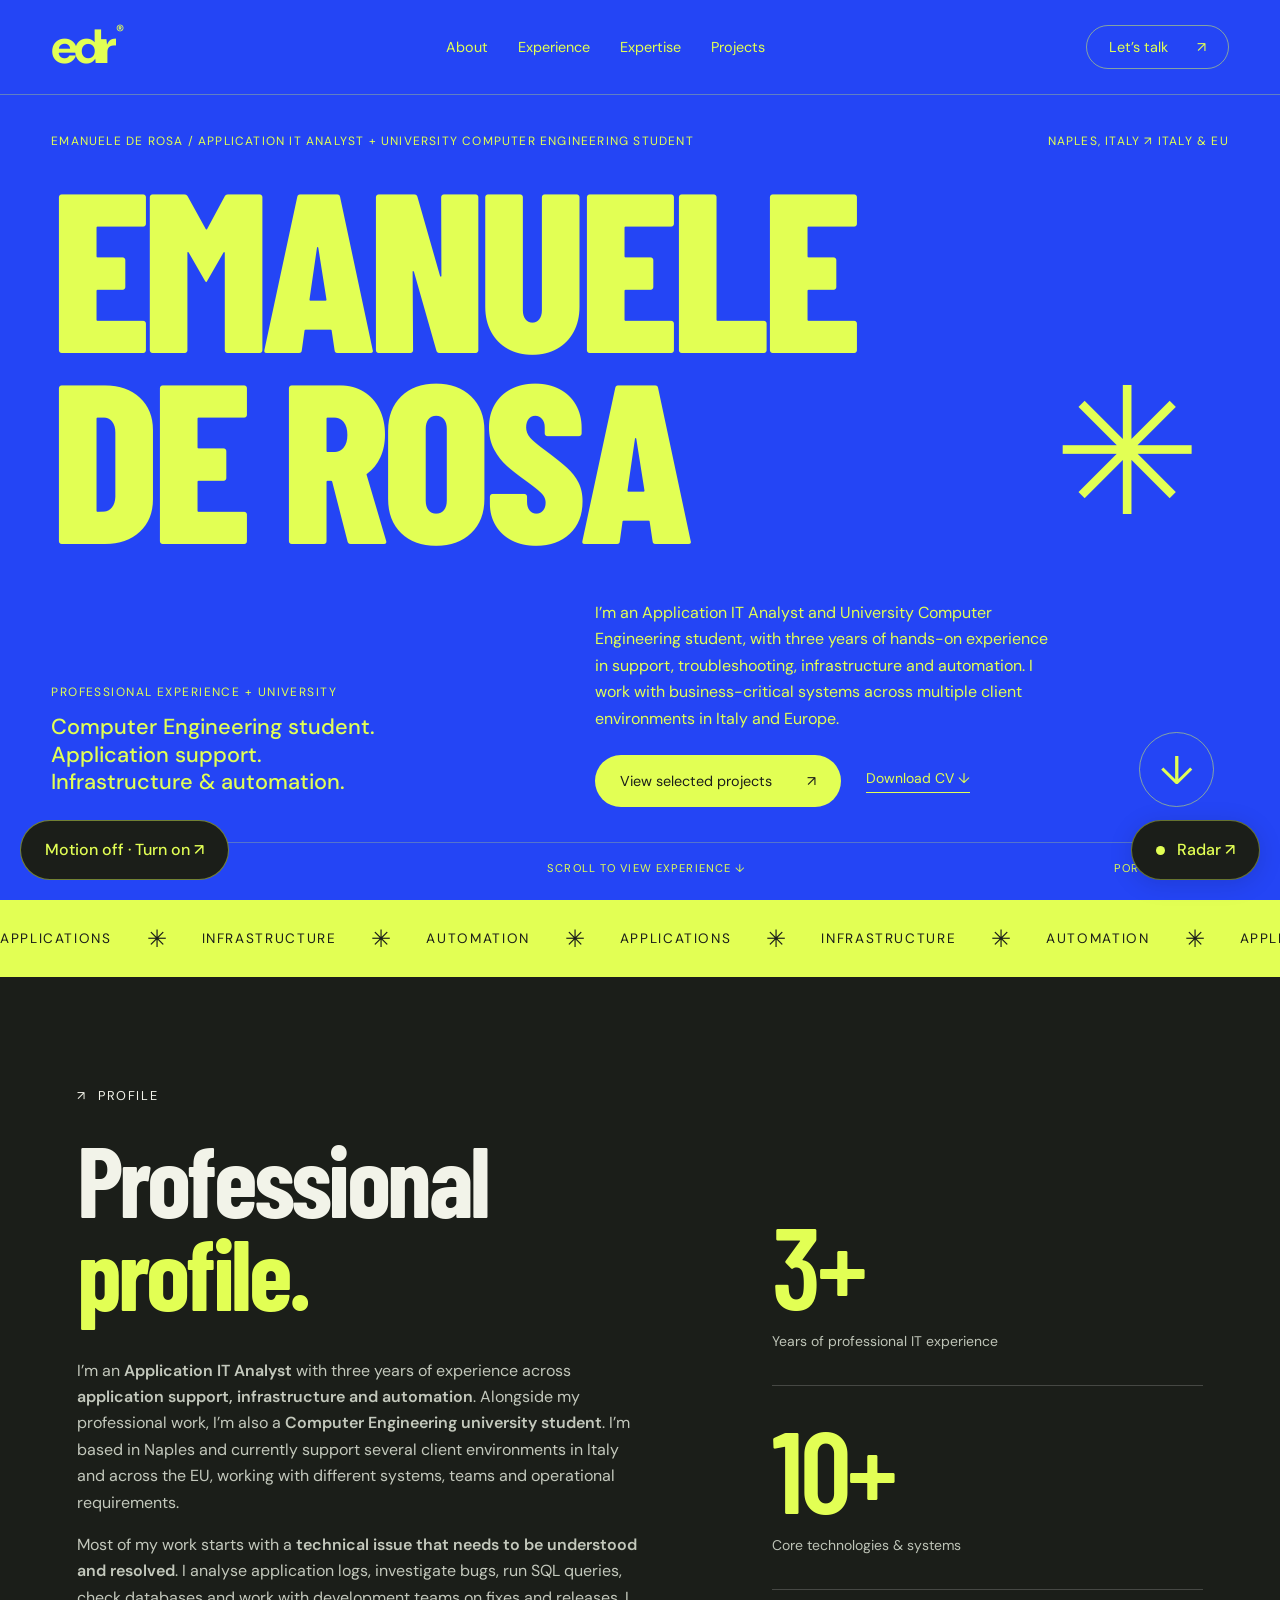
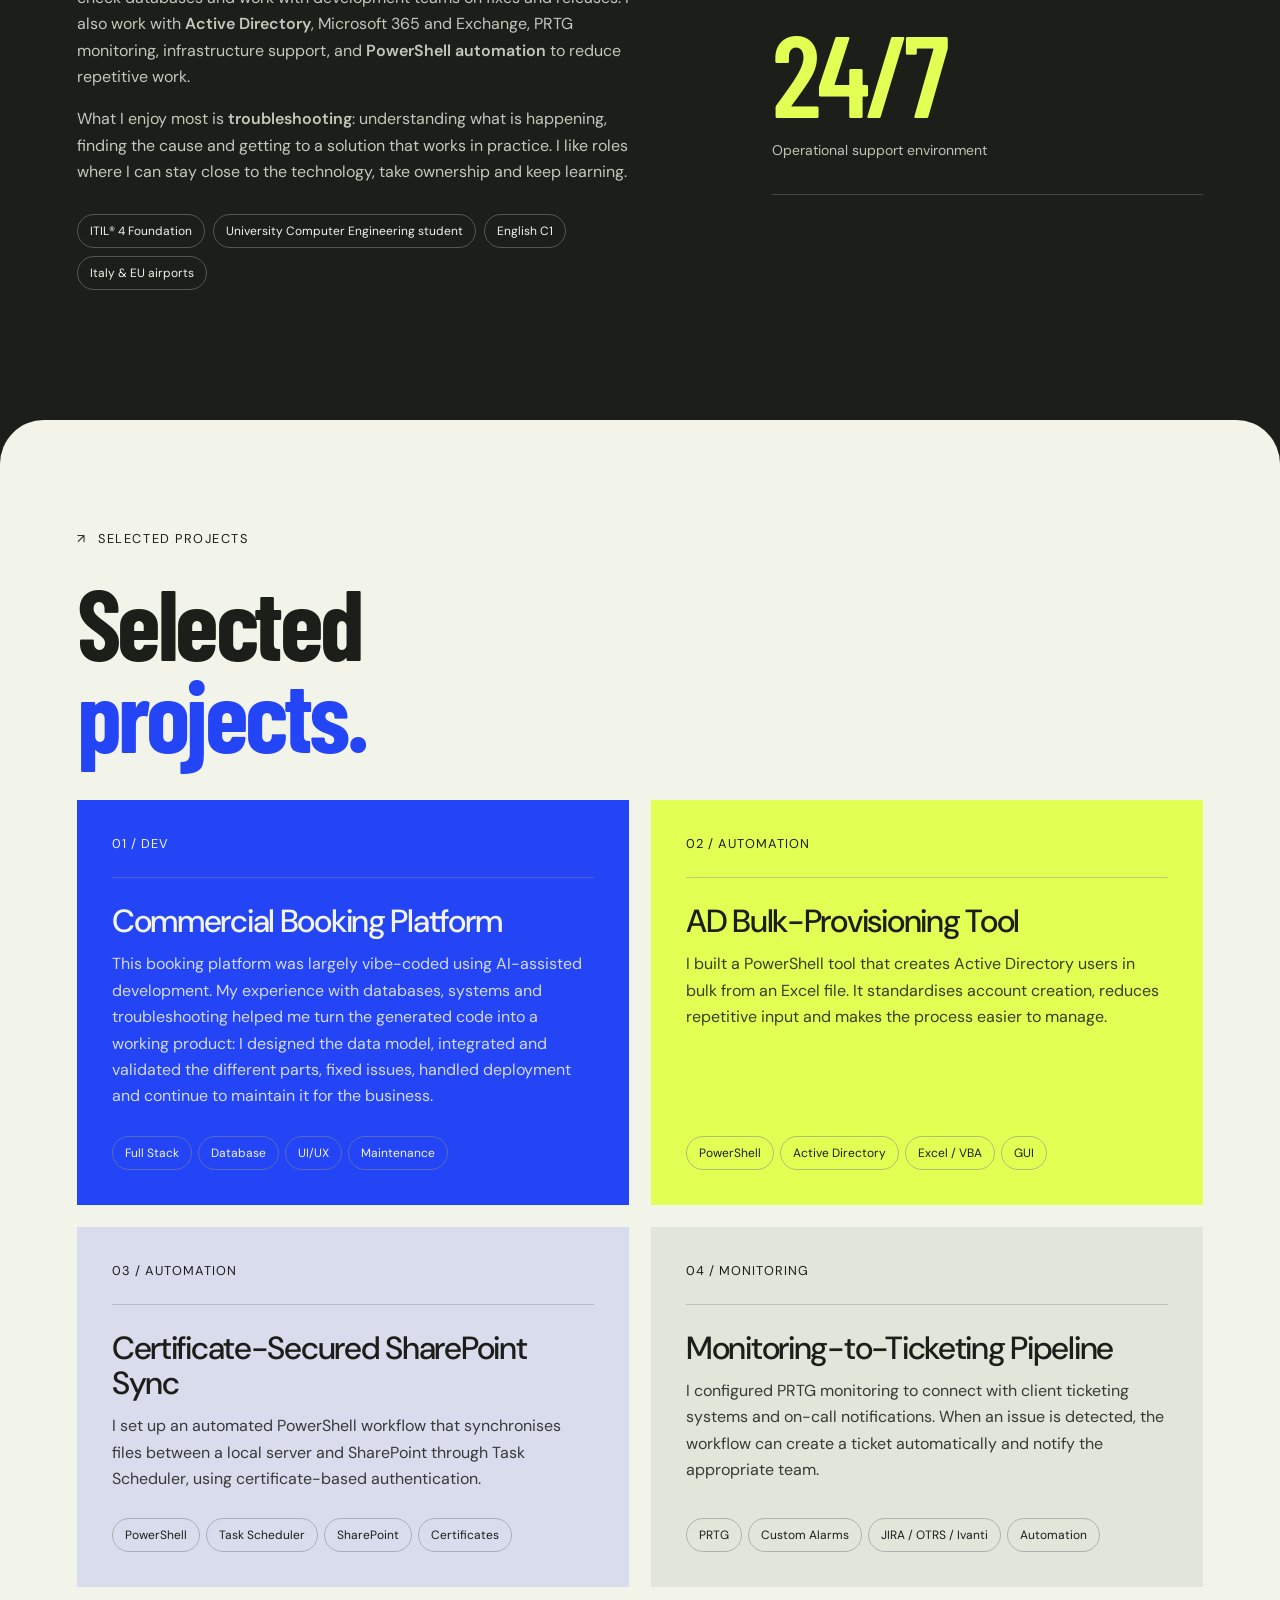
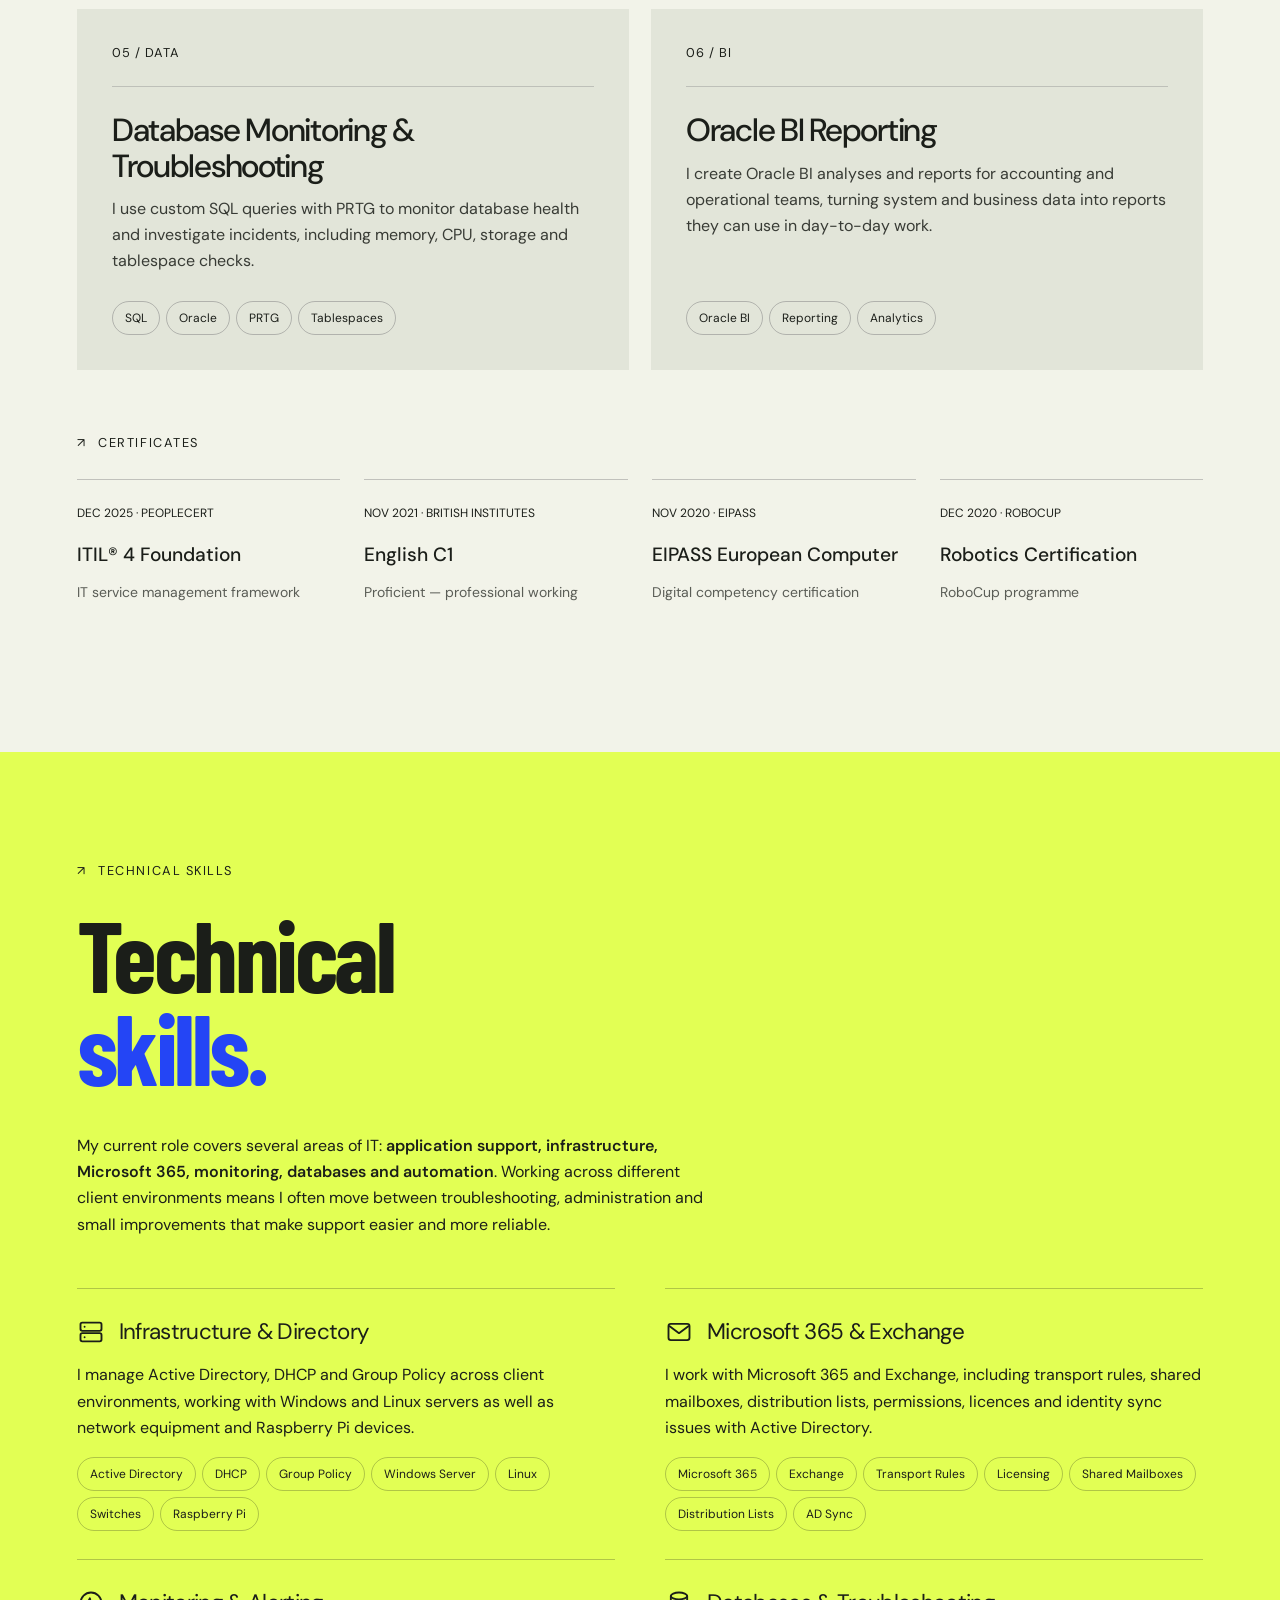
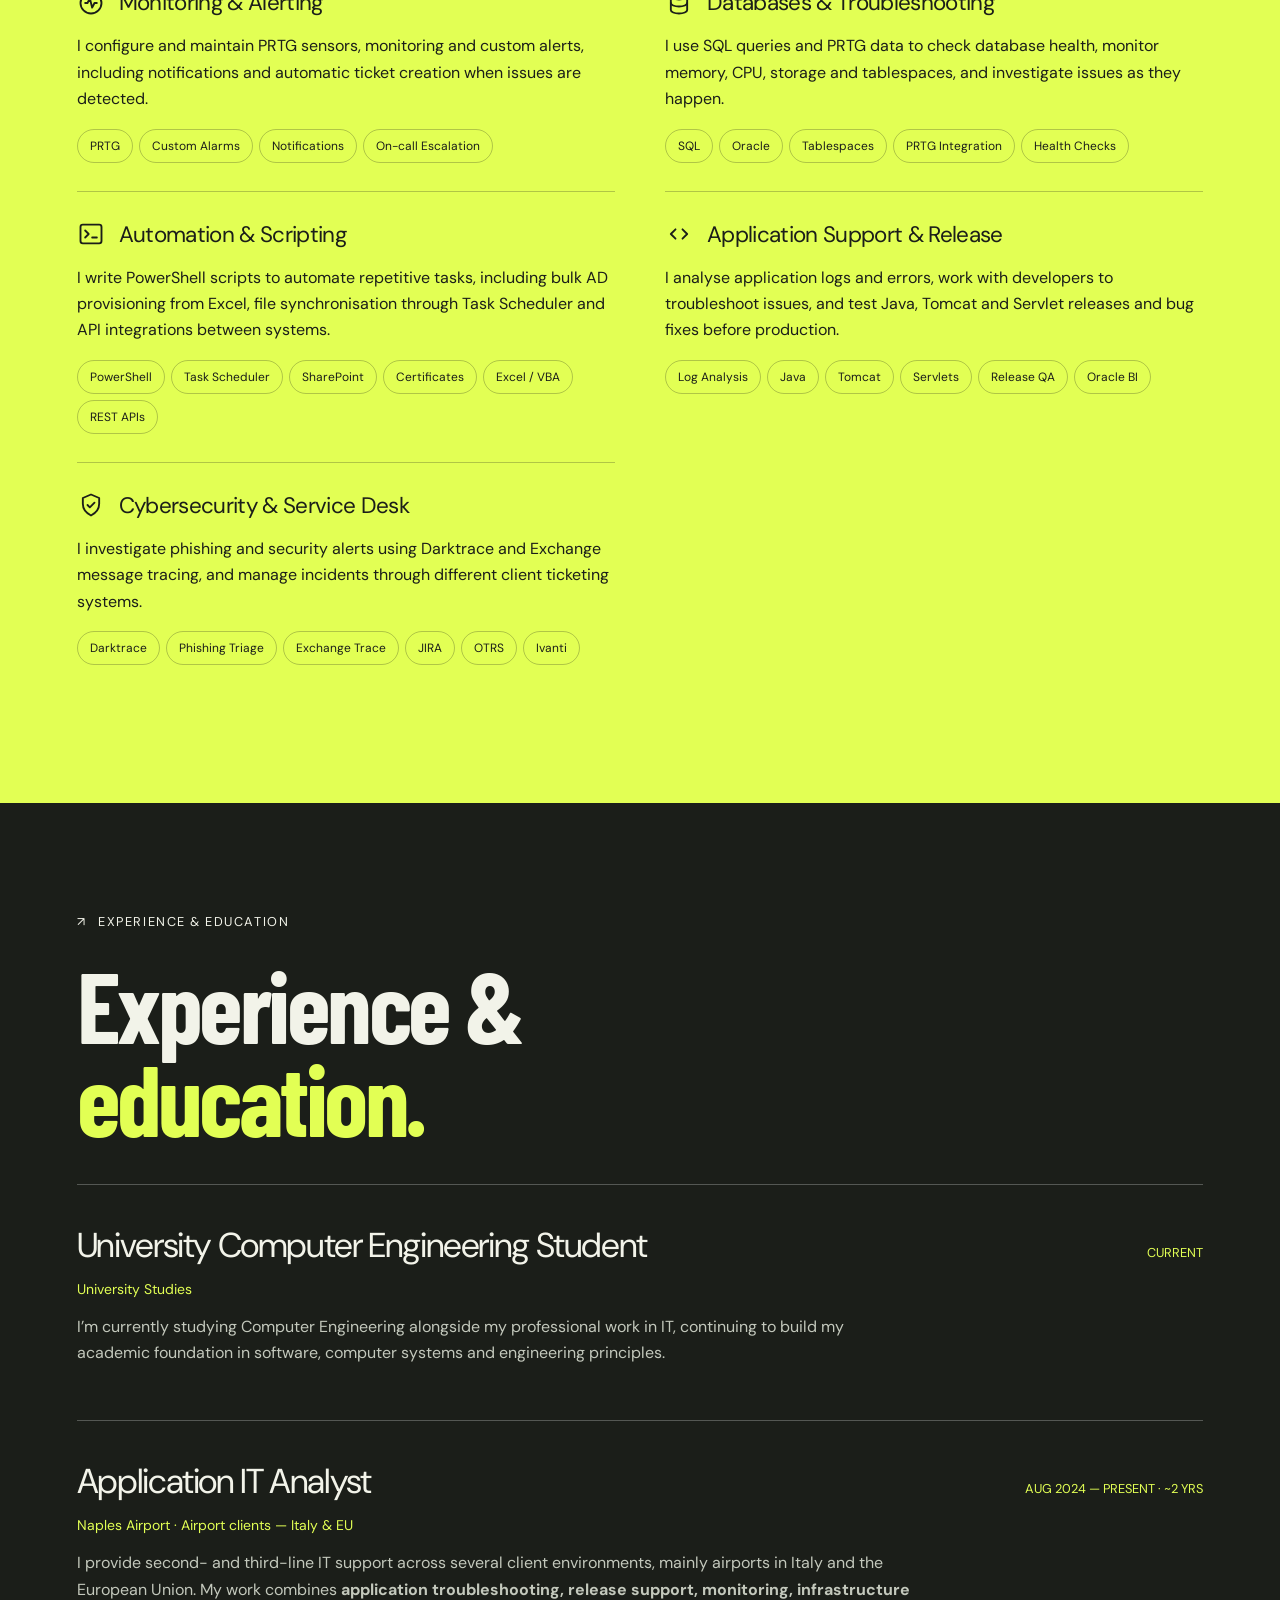
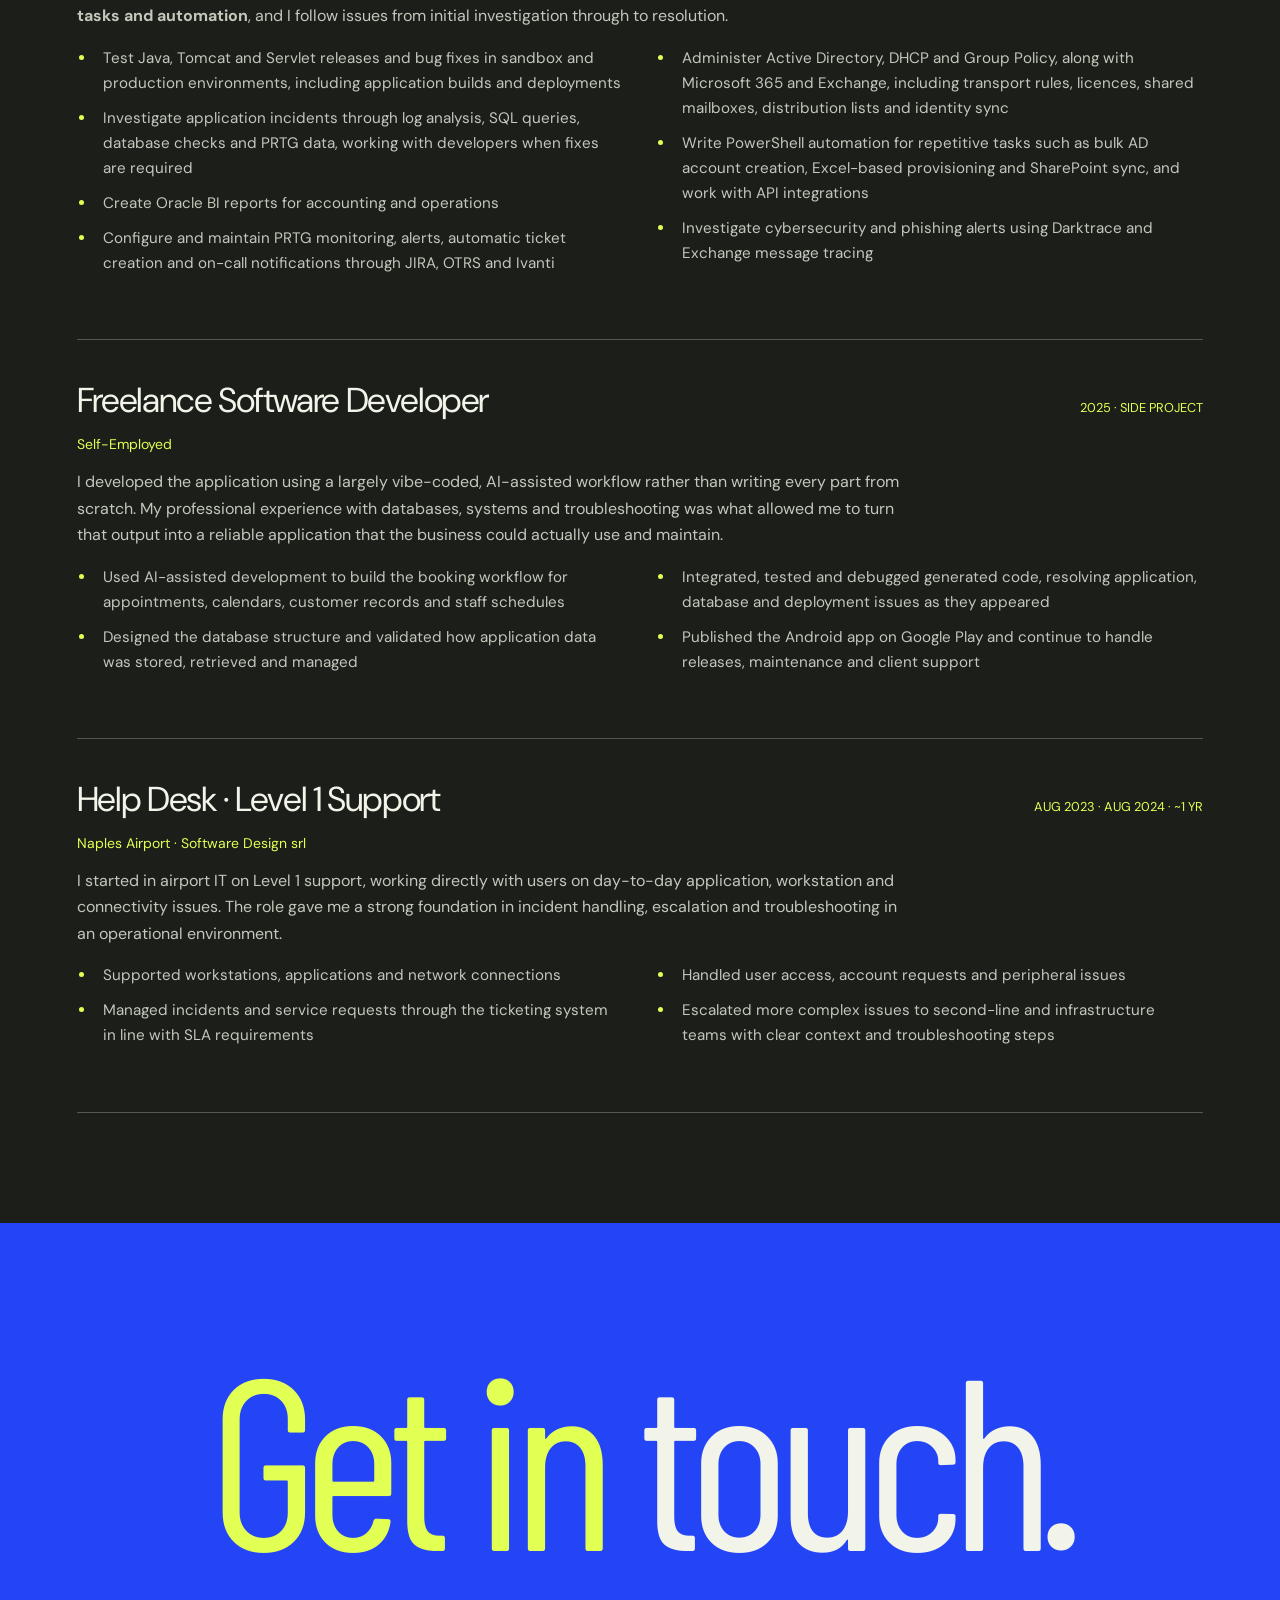
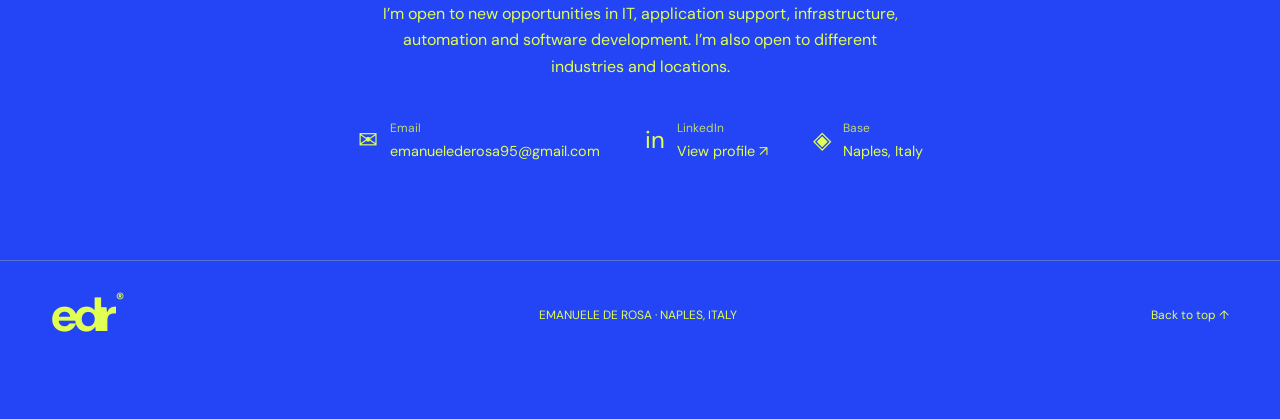
<file: static-mode.html>
<!doctype html>
<html lang="en">
    <head>
        <meta charset="utf-8">
        <meta name="viewport" content="width=device-width,initial-scale=1">
        <meta name="theme-color" content="#2445f5">
        <title>Emanuele De Rosa — Application IT Analyst &amp; University Computer Engineering Student</title>
        <meta name="description" content="Application IT Analyst and University Computer Engineering student based in Naples, with experience in application support, infrastructure, automation and software development.">
        <style>
            @import url('https://fonts.googleapis.com/css2?family=Barlow+Condensed:wght@600;700;800;900&family=DM+Sans:wght@400;500;600;700&display=swap'); :root {
                --blue: #2445f5;
                --lime: #e2ff54;
                --ink: #1b1e19;
                --paper: #f2f3e9;
                --muted: #b7bdad;
                --accent: var(--lime);
                font-family: 'DM Sans',Arial,sans-serif;
                color: var(--ink);
                background: var(--ink);
                font-synthesis: none
            }

            * {
                box-sizing: border-box
            }

            body {
                margin: 0
            }

            html {
                scroll-behavior: smooth;
                scroll-padding-top: 100px
            }

            a {
                color: inherit;
                text-decoration: none
            }

            button {
                font: inherit;
                cursor: pointer
            }

            button,a {
                -webkit-tap-highlight-color: transparent
            }

            button:focus-visible,a:focus-visible,summary:focus-visible {
                outline: 3px solid currentColor;
                outline-offset: 6px
            }

            ::selection {
                background: var(--lime);
                color: var(--blue)
            }

            p {
                line-height: 1.65;
                font-size: 1rem
            }

            header {
                position: absolute;
                top: 0;
                left: 0;
                right: 0;
                z-index: 20;
                display: flex;
                align-items: center;
                justify-content: space-between;
                padding: 23px 4%;
                color: var(--lime);
                border-bottom: 1px solid #e2ff5450
            }

            .brand {
                font-size: 3rem;
                font-weight: 700;
                letter-spacing: -.09em;
                line-height: 1
            }

            .brand span {
                font-size: 1rem;
                vertical-align: top;
                letter-spacing: 0;
                margin-left: 5px
            }

            nav {
                display: flex;
                gap: 30px;
                font-size: .9rem
            }

            nav a {
                position: relative;
                padding: 8px 0
            }

            nav a:after {
                content: '';
                height: 1px;
                background: currentColor;
                position: absolute;
                bottom: 0;
                left: 0;
                width: 100%;
                transform: scaleX(0);
                transform-origin: left;
                transition: transform .3s
            }

            nav a:hover:after {
                transform: scaleX(1)
            }

            .nav-end {
                display: flex;
                gap: 20px;
                align-items: center
            }

            .contact-link {
                border: 1px solid #e2ff5480;
                border-radius: 99px;
                padding: 12px 22px;
                font-size: .9rem
            }

            .contact-link span {
                margin-left: 25px
            }

            #menu {
                display: none
            }

            .skip {
                position: fixed;
                top: -100px;
                left: 20px;
                z-index: 99;
                padding: 15px;
                background: var(--lime)
            }

            .skip:focus {
                top: 10px
            }

            .progress {
                position: fixed;
                top: 0;
                left: 0;
                height: 4px;
                z-index: 100;
                width: 0;
                background: var(--lime)
            }

            section {
                padding: 110px 6%;
                position: relative;
                overflow: hidden
            }

            #hero {
                padding: 133px 4% 25px;
                background: var(--blue);
                color: var(--lime);
                min-height: 100svh;
                display: flex;
                flex-direction: column
            }

            .hero-top,.hero-foot {
                display: flex;
                justify-content: space-between;
                gap: 20px;
                font-size: .75rem;
                letter-spacing: .1em
            }

            .hero-top {
                margin-bottom: 25px
            }

            h1 {
                font-family: 'Barlow Condensed','Arial Narrow',Impact,sans-serif;
                font-size: clamp(5rem,17.7vw,20rem);
                font-weight: 800;
                letter-spacing: -.035em;
                line-height: .78;
                margin: 0 0 35px
            }

            h1>span {
                display: block;
                animation: arrive 1s cubic-bezier(.16,1,.3,1) both
            }

            h1 .surname {
                margin-top: 14px;
                animation-delay: .13s;
                display: flex;
                justify-content: space-between;
                align-items: center
            }

            .name-star {
                font-family: Arial,sans-serif;
                font-weight: 400;
                font-size: .78em;
                line-height: .8;
                animation: rotate 32s linear infinite;
                display: inline-block;
                margin-right: 3%
            }

            .hero-bottom {
                display: grid;
                grid-template-columns: 1fr 1fr 90px;
                gap: 7%;
                align-items: end;
                margin-top: auto
            }

            .small-label {
                font-size: .75rem;
                letter-spacing: .12em
            }

            .hero-note p {
                font-size: clamp(1.1rem,1.7vw,1.6rem);
                line-height: 1.25;
                font-weight: 500;
                margin: 12px 0
            }

            .hero-copy>p {
                margin: 0 0 23px;
                max-width: 490px;
                font-size: 1rem
            }

            .hero-actions {
                display: flex;
                align-items: center;
                gap: 25px;
                flex-wrap: wrap
            }

            .pill {
                display: inline-flex;
                gap: 35px;
                align-items: center;
                justify-content: space-between;
                border: 1px solid transparent;
                border-radius: 99px;
                padding: 16px 24px;
                background: var(--lime);
                color: var(--ink);
                font-size: .9rem;
                transition: transform .3s,background .3s
            }

            .pill:hover {
                transform: translateY(-4px);
                background: white
            }

            .cv {
                font-size: .875rem;
                border-bottom: 1px solid currentColor;
                padding-bottom: 5px
            }

            .scroll-round {
                width: 75px;
                height: 75px;
                border: 1px solid #e2ff5480;
                border-radius: 50%;
                display: grid;
                place-items: center;
                font-size: 2.5rem;
                transition: background .3s,color .3s
            }

            .scroll-round:hover {
                background: var(--lime);
                color: var(--blue)
            }

            .hero-foot {
                border-top: 1px solid #e2ff5440;
                margin-top: 35px;
                padding-top: 18px;
                font-size: .7rem
            }

            .ticker {
                overflow: hidden;
                padding: 23px 0;
                background: var(--lime);
                font-size: 1.5rem;
                color: var(--ink)
            }

            .ticker>div {
                display: flex;
                gap: 35px;
                width: max-content;
                white-space: nowrap;
                animation: marquee 38s linear infinite
            }

            .ticker span {
                font-size: .85rem;
                letter-spacing: .12em;
                align-self: center
            }

            .sec-tag {
                display: block;
                font-size: .8rem;
                letter-spacing: .12em;
                text-transform: uppercase;
                margin-bottom: 28px
            }

            .sec-tag:before {
                content: '↗';
                margin-right: 12px
            }

            .sec-title {
                font-family: 'Barlow Condensed',Impact,sans-serif;
                font-size: clamp(3.8rem,7.8vw,8.5rem);
                line-height: .93;
                letter-spacing: -.035em;
                font-weight: 700;
                margin: 0 0 40px
            }

            .accent {
                color: var(--accent)
            }

            #about {
                background: var(--ink);
                color: var(--paper);
                padding-bottom: 130px
            }

            .about-grid {
                display: grid;
                grid-template-columns: 1.3fr 1fr;
                gap: 12%
            }

            .about-body p {
                max-width: 650px;
                color: #c3c8bc
            }

            .about-body p strong,.hl {
                color: inherit;
                font-weight: 600
            }

            .stat-panel {
                display: flex;
                flex-direction: column;
                justify-content: center
            }

            .stat {
                padding: 25px 0;
                border-bottom: 1px solid #ffffff30
            }

            .stat .num {
                font-family: 'Barlow Condensed',Impact,sans-serif;
                font-size: clamp(5.5rem,9vw,10rem);
                line-height: 1;
                color: var(--lime);
                font-weight: 600;
                letter-spacing: -.04em
            }

            .stat .lab {
                font-size: .875rem;
                color: #bec4b7;
                margin: 10px 0
            }

            .chips {
                display: flex;
                gap: 8px;
                flex-wrap: wrap;
                margin-top: 28px
            }

            .chip,.cap-tags span,.ptags span {
                font-size: .75rem;
                border: 1px solid #8888;
                border-radius: 99px;
                padding: 8px 12px;
                display: inline-block
            }

            .chips .chip:first-child {
                display: none
            }

            #projects {
                background: var(--paper);
                --accent: var(--blue);
                border-radius: 44px 44px 0 0
            }

            .proj-grid {
                display: grid;
                grid-template-columns: repeat(2,1fr);
                gap: 22px;
                counter-reset: project
            }

            .proj {
                padding: 35px;
                background: #e2e5d9;
                min-height: 355px;
                display: flex;
                flex-direction: column;
                transition: transform .45s,box-shadow .45s;
                position: relative
            }

            .proj:first-child {
                background: var(--blue);
                color: var(--paper)
            }

            .proj:nth-child(2) {
                background: var(--lime)
            }

            .proj:nth-child(3) {
                background: #d8dced
            }

            .proj:hover {
                transform: translateY(-7px);
                box-shadow: 0 20px 30px #0001
            }

            .idx {
                font-size: .8rem;
                letter-spacing: .08em;
                padding-bottom: 25px;
                border-bottom: 1px solid #8886
            }

            .ptitle {
                font-size: clamp(1.6rem,2.5vw,2.5rem);
                font-weight: 500;
                line-height: 1.1;
                letter-spacing: -.04em;
                margin: 26px 0 12px;
                max-width: 450px
            }

            .pdesc {
                max-width: 490px;
                color: inherit;
                opacity: .85;
                margin-top: 0
            }

            .ptags {
                display: flex;
                gap: 6px;
                flex-wrap: wrap;
                margin-top: auto;
                padding-top: 10px
            }

            .cert-grid {
                display: grid;
                grid-template-columns: repeat(4,1fr);
                gap: 24px
            }

            .cert {
                padding: 24px 0;
                border-top: 1px solid #8887
            }

            .cbadge {
                font-size: .75rem;
                line-height: 1.5
            }

            .cert h5 {
                font-size: 1.2rem;
                font-weight: 500;
                margin: 20px 0 8px
            }

            .cert p {
                font-size: .875rem;
                opacity: .7
            }

            .sys-intro {
                max-width: 640px;
                margin-bottom: 50px
            }

            #skills {
                background: var(--lime);
                --accent: var(--blue)
            }

            .cap-grid {
                display: grid;
                grid-template-columns: 1fr 1fr;
                gap: 0 50px
            }

            .cap {
                border-top: 1px solid #1b1e1940;
                padding: 28px 0;
                transition: padding .3s
            }

            .cap:hover {
                padding-left: 10px
            }

            .cap-h {
                display: flex;
                gap: 14px;
                align-items: center
            }

            .cap-ico svg {
                width: 28px;
                height: 28px;
                display: block
            }

            .cap-t {
                font-size: 1.4rem;
                letter-spacing: -.03em
            }

            .cap p {
                max-width: 580px
            }

            .cap-tags {
                display: flex;
                gap: 6px;
                flex-wrap: wrap
            }

            .cap-tags span {
                border-color: #1b1e1940
            }

            #experience {
                background: var(--ink);
                color: var(--paper)
            }

            .timeline {
                border-top: 1px solid #ffffff40
            }

            .tl-item {
                border-bottom: 1px solid #ffffff40;
                padding: 38px 0
            }

            .tl-head {
                display: flex;
                justify-content: space-between;
                gap: 20px;
                align-items: baseline
            }

            .tl-role {
                font-size: clamp(1.5rem,2.7vw,2.8rem);
                letter-spacing: -.04em
            }

            .tl-date {
                font-size: .8rem;
                color: var(--lime)
            }

            .tl-org {
                margin-top: 12px;
                color: var(--lime);
                font-size: .875rem
            }

            .tl-desc {
                max-width: 840px;
                color: #c3c8bc
            }

            .tl-points {
                columns: 2;
                column-gap: 50px;
                padding-left: 19px;
                color: #c3c8bc;
                font-size: .95rem;
                line-height: 1.65
            }

            .tl-points li {
                padding: 0 0 10px 7px;
                break-inside: avoid
            }

            .tl-points li::marker {
                color: var(--lime)
            }

            #contact {
                background: var(--blue);
                color: var(--lime);
                text-align: center;
                padding-bottom: 100px
            }

            .contact-big {
                font-family: 'Barlow Condensed',Impact,sans-serif;
                font-size: clamp(6rem,19vw,22rem);
                letter-spacing: -.055em;
                line-height: 1;
                margin-bottom: 25px
            }

            .contact-big a {
                display: inline-block;
                transition: transform .4s;
                color: var(--paper)
            }

            .contact-big a:hover {
                transform: rotate(-6deg)
            }

            #contact>p {
                color: var(--lime)!important
            }

            .contact-cards {
                display: flex;
                justify-content: center;
                gap: 45px;
                flex-wrap: wrap;
                margin-top: 40px
            }

            .ccard {
                display: flex;
                gap: 12px;
                text-align: left;
                align-items: center
            }

            .ccard .ico {
                font-size: 1.5rem
            }

            .ccard .k {
                font-size: .75rem;
                margin-bottom: 6px;
                opacity: .8
            }

            .ccard .v {
                font-size: .9rem
            }

            .ccard[href]:hover .v {
                text-decoration: underline
            }

            footer {
                background: var(--blue);
                color: var(--lime);
                border-top: 1px solid #e2ff5440;
                padding: 30px 4% 80px;
                display: flex;
                gap: 25px;
                justify-content: space-between;
                align-items: center
            }

            footer>span,footer>a:last-child {
                font-size: .75rem
            }

            .radar-launch {
                position: fixed;
                right: 20px;
                bottom: 20px;
                z-index: 25;
                border: 1px solid #e2ff5460;
                background: var(--ink);
                color: var(--lime);
                padding: 13px 20px;
                border-radius: 99px;
                font-size: .8rem;
                box-shadow: 0 4px 25px #0002
            }

            .radar-launch i {
                display: inline-block;
                width: 7px;
                height: 7px;
                background: var(--lime);
                border-radius: 50%;
                margin-right: 8px
            }

            dialog {
                background: var(--ink);
                color: var(--paper);
                border: 1px solid #e2ff5470;
                border-radius: 22px;
                padding: 30px;
                width: min(420px,calc(100% - 30px));
                max-height: 90svh;
                overflow: auto;
                text-align: center
            }

            dialog::backdrop {
                background: #101410b0;
                backdrop-filter: blur(9px)
            }

            dialog h2 {
                font-size: 2rem;
                margin-bottom: 5px
            }

            dialog canvas {
                width: 100%;
                max-width: 320px
            }

            dialog .as-close {
                position: absolute;
                right: 16px;
                top: 10px;
                border: 0;
                background: none;
                color: var(--lime);
                font-size: 2rem
            }

            .as-sub {
                font-size: .8rem;
                color: var(--muted)
            }

            .motion .reveal {
                opacity: 0;
                transform: translateY(35px);
                transition: opacity .8s,transform .9s cubic-bezier(.16,1,.3,1)
            }

            .motion .reveal.in {
                opacity: 1;
                transform: none
            }

            @keyframes arrive {
                from {
                    transform: translateY(50px) rotate(2deg);
                    opacity: 0
                }

                to {
                    transform: none;
                    opacity: 1
                }
            }

            @keyframes rotate {
                to {
                    transform: rotate(360deg)
                }
            }

            @keyframes marquee {
                to {
                    transform: translateX(-50%)
                }
            }

            @media(min-width: 1500px) {
                #hero {
                    max-height:1200px
                }
            }

            @media(max-width: 900px) {
                header {
                    padding:22px 5%
                }

                nav {
                    gap: 18px
                }

                .hero-bottom {
                    gap: 4%;
                    grid-template-columns: 1fr 1.3fr
                }

                .scroll-round {
                    display: none
                }

                .about-grid {
                    gap: 6%
                }

                .cert-grid {
                    grid-template-columns: 1fr 1fr
                }

                .tl-head {
                    display: block
                }

                .tl-date {
                    margin-top: 12px
                }

                .cap-grid {
                    gap: 0 25px
                }

                .hero-actions {
                    gap: 17px
                }

                .hero-top {
                    font-size: .65rem
                }
            }

            @media(max-width: 650px) {
                section {
                    padding:75px 6%
                }

                header .brand {
                    font-size: 2.6rem
                }

                .contact-link {
                    padding: 10px 16px
                }

                .contact-link span {
                    margin-left: 10px
                }

                #menu {
                    display: block;
                    background: none;
                    color: var(--lime);
                    border: 1px solid #e2ff5460;
                    width: 42px;
                    height: 42px;
                    border-radius: 50%;
                    font-size: 1.2rem
                }

                nav {
                    display: none;
                    position: absolute;
                    top: 87px;
                    left: 0;
                    right: 0;
                    background: var(--ink);
                    padding: 25px 6%;
                    flex-direction: column;
                    gap: 12px;
                    border-bottom: 1px solid var(--lime)
                }

                nav.open {
                    display: flex
                }

                .hero-top {
                    font-size: .65rem;
                    line-height: 1.6;
                    gap: 25px
                }

                .hero-top span {
                    max-width: 48%
                }

                #hero {
                    padding: 120px 5% 22px;
                    min-height: calc(100svh - 20px)
                }

                h1 {
                    font-size: 18.2vw;
                    line-height: .86;
                    margin-top: 18px;
                    margin-bottom: 35px
                }

                h1 .surname {
                    margin-top: 10px
                }

                .name-star {
                    font-size: .72em
                }

                .hero-bottom {
                    display: block
                }

                .hero-note {
                    display: none
                }

                .hero-copy>p {
                    font-size: 1rem;
                    max-width: 360px;
                    line-height: 1.55
                }

                .hero-actions {
                    margin-top: 25px
                }

                .hero-foot {
                    font-size: .6rem;
                    line-height: 1.5;
                    margin-top: 35px
                }

                .hero-foot>span:nth-child(2) {
                    display: none
                }

                .ticker {
                    padding: 18px 0
                }

                .about-grid {
                    display: block
                }

                .stat-panel {
                    display: grid;
                    grid-template-columns: repeat(3,1fr);
                    gap: 15px;
                    margin-top: 40px
                }

                .stat .num {
                    font-size: 3.4rem
                }

                .stat .lab {
                    font-size: .75rem
                }

                .stat {
                    padding: 15px 0
                }

                .sec-title {
                    font-size: 3.7rem
                }

                .proj-grid,.cap-grid {
                    grid-template-columns: 1fr
                }

                .proj {
                    padding: 26px;
                    min-height: 330px
                }

                .ptitle {
                    font-size: 2rem
                }

                .cert-grid {
                    gap: 18px
                }

                .cert h5 {
                    font-size: 1rem
                }

                .tl-points {
                    columns: 1
                }

                #projects {
                    border-radius: 28px 28px 0 0
                }

                .contact-big {
                    font-size: 24vw
                }

                .contact-cards {
                    align-items: flex-start;
                    flex-direction: column;
                    gap: 25px;
                    margin-left: 3%
                }

                .ccard .v {
                    overflow-wrap: anywhere
                }

                footer {
                    flex-wrap: wrap;
                    padding-bottom: 90px
                }

                footer>span {
                    order: 3;
                    width: 100%
                }

                .radar-launch {
                    font-size: .75rem;
                    right: 12px;
                    bottom: 12px
                }

                #about {
                    padding-bottom: 80px
                }
            }

            @media(prefers-reduced-motion:reduce) {
                html {
                    scroll-behavior: auto
                }

                *,*:before,*:after {
                    animation: none!important;
                    transition: none!important
                }

                .motion .reveal {
                    opacity: 1;
                    transform: none
                }
            }
        </style>
    <style>html{scroll-behavior:auto}*,*:before,*:after{animation:none!important;transition:none!important}.reveal{opacity:1!important;transform:none!important}.reference-mode-switch{position:fixed;bottom:18px;left:18px;z-index:100;border:1px solid #e2ff5470;border-radius:99px;padding:13px 18px;background:#1b1e19;color:#e2ff54;font:14px 'DM Sans',Arial,sans-serif;cursor:pointer}.reference-mode-switch:focus-visible{outline:3px solid #e2ff54;outline-offset:4px}@media(max-width:650px){.reference-mode-switch{left:10px;bottom:12px;padding:12px;font-size:12px}.radar-launch{max-width:47%;font-size:12px}}</style><link rel="stylesheet" href="flight-controls.css"></head>
    <body>
        <a class="skip" href="#about">Skip to content</a>
        <div class="progress" aria-hidden="true"></div>
        <header>
            <a class="brand" href="#hero" aria-label="Emanuele De Rosa home">
                edr<span>®</span>
            </a>
            <nav aria-label="Main navigation" id="navigation">
                <a href="#about">About</a>
                <a href="#experience">Experience</a>
                <a href="#skills">Expertise</a>
                <a href="#projects">Projects</a>
            </nav>
            <div class="nav-end">
                <a class="contact-link" href="#contact">
                    Let’s talk <span>↗</span>
                </a>
                <button id="menu" aria-label="Open menu" aria-controls="navigation" aria-expanded="false">☰</button>
            </div>
        </header>
        <main>
            <section id="hero">
                <div class="hero-top"><span>EMANUELE DE ROSA / APPLICATION IT ANALYST + UNIVERSITY COMPUTER ENGINEERING STUDENT</span><span>NAPLES, ITALY ↗ ITALY &amp; EU</span></div>
                <h1>
                    <span>EMANUELE</span>
                    <span class="surname">
                        DE ROSA<span class="name-star" aria-hidden="true">✳</span>
                    </span>
                </h1>
                <div class="hero-bottom">
                    <div class="hero-note"><span class="small-label">PROFESSIONAL EXPERIENCE + UNIVERSITY</span><p>Computer Engineering student.<br/>Application support.<br/>Infrastructure &amp; automation.</p></div>
                    <div class="hero-copy"><p>I’m an Application IT Analyst and University Computer Engineering student, with three years of hands-on experience in support, troubleshooting, infrastructure and automation. I work with business-critical systems across multiple client environments in Italy and Europe.</p><div class="hero-actions"><a class="pill" href="#projects">View selected projects <span>↗</span></a><a class="cv" download="" href="Emanuele_De_Rosa_CV.pdf">Download CV ↓</a></div></div>
                    <a href="#about" class="scroll-round" aria-label="Scroll to about">↓</a>
                </div>
                <div class="hero-foot"><span>40.886° N   14.291° E</span><span>SCROLL TO VIEW EXPERIENCE ↓</span><span>PORTFOLIO / 2026</span></div>
            </section>
            <div class="ticker" aria-hidden="true">
                <div>
                    <span>APPLICATIONS</span>
                    ✳ <span>INFRASTRUCTURE</span>
                    ✳ <span>AUTOMATION</span>
                    ✳ <span>APPLICATIONS</span>
                    ✳ <span>INFRASTRUCTURE</span>
                    ✳ <span>AUTOMATION</span>
                    ✳ <span>APPLICATIONS</span>
                    ✳ <span>INFRASTRUCTURE</span>
                    ✳ <span>AUTOMATION</span>
                    ✳ <span>APPLICATIONS</span>
                    ✳ <span>INFRASTRUCTURE</span>
                    ✳ <span>AUTOMATION</span>
                    ✳ 
                </div>
            </div>
            <section id="about">
<div class="about-grid">
<div class="about-body">
<span class="sec-tag reveal">Profile</span>
<h2 class="sec-title reveal d1">Professional<br/><span class="accent">profile.</span></h2>
<p class="reveal d2">I’m an <span class="hl">Application IT Analyst</span> with three years of experience across <strong>application support, infrastructure and automation</strong>. Alongside my professional work, I’m also a <strong>Computer Engineering university student</strong>. I’m based in Naples and currently support several client environments in Italy and across the EU, working with different systems, teams and operational requirements.</p>
<p class="reveal d3">Most of my work starts with a <strong>technical issue that needs to be understood and resolved</strong>. I analyse application logs, investigate bugs, run SQL queries, check databases and work with development teams on fixes and releases. I also work with <span class="hl">Active Directory</span>, Microsoft 365 and Exchange, PRTG monitoring, infrastructure support, and <strong>PowerShell automation</strong> to reduce repetitive work.</p>
<p class="reveal d4">What I enjoy most is <span class="hl">troubleshooting</span>: understanding what is happening, finding the cause and getting to a solution that works in practice. I like roles where I can stay close to the technology, take ownership and keep learning.</p>
<div class="chips reveal d5">
<span class="chip">Born in 2002</span>
<span class="chip">ITIL® 4 Foundation</span>
<span class="chip">University Computer Engineering student</span>
<span class="chip">English C1</span>
<span class="chip">Italy &amp; EU airports</span>
</div>
</div>
<div class="stat-panel">
<div class="stat reveal d1"><div class="num" data-count="3" data-suf="+">0</div><div class="lab">Years of professional IT experience</div></div>
<div class="stat reveal d2"><div class="num" data-count="10" data-suf="+">0</div><div class="lab">Core technologies &amp; systems</div></div>
<div class="stat reveal d3"><div class="num" data-count="24" data-suf="/7">0</div><div class="lab">Operational support environment</div></div>
</div>
</div>
</section>
            <section id="projects">
<span class="sec-tag reveal">Selected projects</span>
<h2 class="sec-title reveal d1">Selected<br/><span class="accent">projects.</span></h2>
<div class="proj-grid">
<article class="proj reveal d1">
<div class="idx">01 / DEV</div>
<h3 class="ptitle">Commercial Booking Platform</h3>
<p class="pdesc">This booking platform was largely vibe-coded using AI-assisted development. My experience with databases, systems and troubleshooting helped me turn the generated code into a working product: I designed the data model, integrated and validated the different parts, fixed issues, handled deployment and continue to maintain it for the business.</p>
<div class="ptags"><span>Full Stack</span><span>Database</span><span>UI/UX</span><span>Maintenance</span></div>
</article>
<article class="proj reveal d2">
<div class="idx">02 / AUTOMATION</div>
<h3 class="ptitle">AD Bulk-Provisioning Tool</h3>
<p class="pdesc">I built a PowerShell tool that creates Active Directory users in bulk from an Excel file. It standardises account creation, reduces repetitive input and makes the process easier to manage.</p>
<div class="ptags"><span>PowerShell</span><span>Active Directory</span><span>Excel / VBA</span><span>GUI</span></div>
</article>
<article class="proj reveal d3">
<div class="idx">03 / AUTOMATION</div>
<h3 class="ptitle">Certificate-Secured SharePoint Sync</h3>
<p class="pdesc">I set up an automated PowerShell workflow that synchronises files between a local server and SharePoint through Task Scheduler, using certificate-based authentication.</p>
<div class="ptags"><span>PowerShell</span><span>Task Scheduler</span><span>SharePoint</span><span>Certificates</span></div>
</article>
<article class="proj reveal d1">
<div class="idx">04 / MONITORING</div>
<h3 class="ptitle">Monitoring-to-Ticketing Pipeline</h3>
<p class="pdesc">I configured PRTG monitoring to connect with client ticketing systems and on-call notifications. When an issue is detected, the workflow can create a ticket automatically and notify the appropriate team.</p>
<div class="ptags"><span>PRTG</span><span>Custom Alarms</span><span>JIRA / OTRS / Ivanti</span><span>Automation</span></div>
</article>
<article class="proj reveal d2">
<div class="idx">05 / DATA</div>
<h3 class="ptitle">Database Monitoring &amp; Troubleshooting</h3>
<p class="pdesc">I use custom SQL queries with PRTG to monitor database health and investigate incidents, including memory, CPU, storage and tablespace checks.</p>
<div class="ptags"><span>SQL</span><span>Oracle</span><span>PRTG</span><span>Tablespaces</span></div>
</article>
<article class="proj reveal d3">
<div class="idx">06 / BI</div>
<h3 class="ptitle">Oracle BI Reporting</h3>
<p class="pdesc">I create Oracle BI analyses and reports for accounting and operational teams, turning system and business data into reports they can use in day-to-day work.</p>
<div class="ptags"><span>Oracle BI</span><span>Reporting</span><span>Analytics</span></div>
</article>
</div>
<!-- CERTS -->
<span class="sec-tag reveal" style="margin-top:64px">Certificates</span>
<div class="cert-grid">
<div class="cert reveal d1"><div class="cbadge">DEC 2025 · PEOPLECERT</div><h5>ITIL® 4 Foundation</h5><p>IT service management framework</p></div>
<div class="cert reveal d2"><div class="cbadge">NOV 2021 · BRITISH INSTITUTES</div><h5>English C1</h5><p>Proficient — professional working</p></div>
<div class="cert reveal d3"><div class="cbadge">NOV 2020 · EIPASS</div><h5>EIPASS European Computer</h5><p>Digital competency certification</p></div>
<div class="cert reveal d4"><div class="cbadge">DEC 2020 · ROBOCUP</div><h5>Robotics Certification</h5><p>RoboCup programme</p></div>
</div>
</section>
            <section id="skills">
<span class="sec-tag reveal">Technical skills</span>
<h2 class="sec-title reveal d1">Technical<br/><span class="accent">skills.</span></h2>
<p class="sys-intro reveal d1">My current role covers several areas of IT: <span class="hl">application support, infrastructure, Microsoft 365, monitoring, databases and automation</span>. Working across different client environments means I often move between troubleshooting, administration and small improvements that make support easier and more reliable.</p>
<div class="cap-grid">
<article class="cap reveal">
<div class="cap-h"><span class="cap-ico"><svg fill="none" stroke="currentColor" stroke-linecap="round" stroke-linejoin="round" stroke-width="1.6" viewbox="0 0 24 24"><rect height="7" rx="1.5" width="18" x="3" y="4"></rect><rect height="7" rx="1.5" width="18" x="3" y="13"></rect><line x1="6.5" x2="6.5" y1="7.5" y2="7.5"></line><line x1="6.5" x2="6.5" y1="16.5" y2="16.5"></line></svg></span><span class="cap-t">Infrastructure &amp; Directory</span></div>
<p>I manage Active Directory, DHCP and Group Policy across client environments, working with Windows and Linux servers as well as network equipment and Raspberry Pi devices.</p>
<div class="cap-tags"><span>Active Directory</span><span>DHCP</span><span>Group Policy</span><span>Windows Server</span><span>Linux</span><span>Switches</span><span>Raspberry Pi</span></div>
</article>
<article class="cap reveal">
<div class="cap-h"><span class="cap-ico"><svg fill="none" stroke="currentColor" stroke-linecap="round" stroke-linejoin="round" stroke-width="1.6" viewbox="0 0 24 24"><rect height="14" rx="2" width="18" x="3" y="5"></rect><path d="M4 7l8 6 8-6"></path></svg></span><span class="cap-t">Microsoft 365 &amp; Exchange</span></div>
<p>I work with Microsoft 365 and Exchange, including transport rules, shared mailboxes, distribution lists, permissions, licences and identity sync issues with Active Directory.</p>
<div class="cap-tags"><span>Microsoft 365</span><span>Exchange</span><span>Transport Rules</span><span>Licensing</span><span>Shared Mailboxes</span><span>Distribution Lists</span><span>AD Sync</span></div>
</article>
<article class="cap reveal">
<div class="cap-h"><span class="cap-ico"><svg fill="none" stroke="currentColor" stroke-linecap="round" stroke-linejoin="round" stroke-width="1.6" viewbox="0 0 24 24"><circle cx="12" cy="12" r="9"></circle><path d="M7 12h2l2-4 2 8 2-4h2"></path></svg></span><span class="cap-t">Monitoring &amp; Alerting</span></div>
<p>I configure and maintain PRTG sensors, monitoring and custom alerts, including notifications and automatic ticket creation when issues are detected.</p>
<div class="cap-tags"><span>PRTG</span><span>Custom Alarms</span><span>Notifications</span><span>On-call Escalation</span></div>
</article>
<article class="cap reveal">
<div class="cap-h"><span class="cap-ico"><svg fill="none" stroke="currentColor" stroke-linecap="round" stroke-linejoin="round" stroke-width="1.6" viewbox="0 0 24 24"><ellipse cx="12" cy="6" rx="7" ry="3"></ellipse><path d="M5 6v12c0 1.7 3.1 3 7 3s7-1.3 7-3V6"></path><path d="M5 12c0 1.7 3.1 3 7 3s7-1.3 7-3"></path></svg></span><span class="cap-t">Databases &amp; Troubleshooting</span></div>
<p>I use SQL queries and PRTG data to check database health, monitor memory, CPU, storage and tablespaces, and investigate issues as they happen.</p>
<div class="cap-tags"><span>SQL</span><span>Oracle</span><span>Tablespaces</span><span>PRTG Integration</span><span>Health Checks</span></div>
</article>
<article class="cap reveal">
<div class="cap-h"><span class="cap-ico"><svg fill="none" stroke="currentColor" stroke-linecap="round" stroke-linejoin="round" stroke-width="1.6" viewbox="0 0 24 24"><rect height="16" rx="2" width="18" x="3" y="4"></rect><path d="M7 9l3 3-3 3"></path><line x1="13" x2="17" y1="15" y2="15"></line></svg></span><span class="cap-t">Automation &amp; Scripting</span></div>
<p>I write PowerShell scripts to automate repetitive tasks, including bulk AD provisioning from Excel, file synchronisation through Task Scheduler and API integrations between systems.</p>
<div class="cap-tags"><span>PowerShell</span><span>Task Scheduler</span><span>SharePoint</span><span>Certificates</span><span>Excel / VBA</span><span>REST APIs</span></div>
</article>
<article class="cap reveal">
<div class="cap-h"><span class="cap-ico"><svg fill="none" stroke="currentColor" stroke-linecap="round" stroke-linejoin="round" stroke-width="1.6" viewbox="0 0 24 24"><path d="M9 8l-4 4 4 4"></path><path d="M15 8l4 4-4 4"></path></svg></span><span class="cap-t">Application Support &amp; Release</span></div>
<p>I analyse application logs and errors, work with developers to troubleshoot issues, and test Java, Tomcat and Servlet releases and bug fixes before production.</p>
<div class="cap-tags"><span>Log Analysis</span><span>Java</span><span>Tomcat</span><span>Servlets</span><span>Release QA</span><span>Oracle BI</span></div>
</article>
<article class="cap reveal">
<div class="cap-h"><span class="cap-ico"><svg fill="none" stroke="currentColor" stroke-linecap="round" stroke-linejoin="round" stroke-width="1.6" viewbox="0 0 24 24"><path d="M12 3l7 3v5c0 4.5-3 8-7 10-4-2-7-5.5-7-10V6z"></path><path d="M9 12l2 2 4-4"></path></svg></span><span class="cap-t">Cybersecurity &amp; Service Desk</span></div>
<p>I investigate phishing and security alerts using Darktrace and Exchange message tracing, and manage incidents through different client ticketing systems.</p>
<div class="cap-tags"><span>Darktrace</span><span>Phishing Triage</span><span>Exchange Trace</span><span>JIRA</span><span>OTRS</span><span>Ivanti</span></div>
</article>
</div>
</section>
            <section id="experience">
<span class="sec-tag reveal">Experience &amp; Education</span>
<h2 class="sec-title reveal d1">Experience &amp;<br/><span class="accent">education.</span></h2>
<div class="timeline" id="timeline">
<div class="tl-item reveal">
<div class="tl-node"></div>
<div class="tl-card tilt">
<div class="tl-head"><div class="tl-role">University Computer Engineering Student</div><div class="tl-date">CURRENT</div></div>
<div class="tl-org">University Studies</div>
<p class="tl-desc">I’m currently studying Computer Engineering alongside my professional work in IT, continuing to build my academic foundation in software, computer systems and engineering principles.</p>
</div>
</div>

<div class="tl-item reveal">
<div class="tl-node"></div>
<div class="tl-card tilt">
<div class="tl-head"><div class="tl-role">Application IT Analyst</div><div class="tl-date">AUG 2024 — PRESENT · ~2 YRS</div></div>
<div class="tl-org">Naples Airport · Airport clients — Italy &amp; EU</div>
<p class="tl-desc">I provide second- and third-line IT support across several client environments, mainly airports in Italy and the European Union. My work combines <strong>application troubleshooting, release support, monitoring, infrastructure tasks and automation</strong>, and I follow issues from initial investigation through to resolution.</p>
<ul class="tl-points">
<li>Test Java, Tomcat and Servlet releases and bug fixes in sandbox and production environments, including application builds and deployments</li>
<li>Investigate application incidents through log analysis, SQL queries, database checks and PRTG data, working with developers when fixes are required</li>
<li>Create Oracle BI reports for accounting and operations</li>
<li>Configure and maintain PRTG monitoring, alerts, automatic ticket creation and on-call notifications through JIRA, OTRS and Ivanti</li>
<li>Administer Active Directory, DHCP and Group Policy, along with Microsoft 365 and Exchange, including transport rules, licences, shared mailboxes, distribution lists and identity sync</li>
<li>Write PowerShell automation for repetitive tasks such as bulk AD account creation, Excel-based provisioning and SharePoint sync, and work with API integrations</li>
<li>Investigate cybersecurity and phishing alerts using Darktrace and Exchange message tracing</li>
</ul>
</div>
</div>
<div class="tl-item reveal">
<div class="tl-node"></div>
<div class="tl-card tilt">
<div class="tl-head"><div class="tl-role">Freelance Software Developer</div><div class="tl-date">2025 · SIDE PROJECT</div></div>
<div class="tl-org">Self-Employed</div>
<p class="tl-desc">I developed the application using a largely vibe-coded, AI-assisted workflow rather than writing every part from scratch. My professional experience with databases, systems and troubleshooting was what allowed me to turn that output into a reliable application that the business could actually use and maintain.</p>
<ul class="tl-points">
<li>Used AI-assisted development to build the booking workflow for appointments, calendars, customer records and staff schedules</li>
<li>Designed the database structure and validated how application data was stored, retrieved and managed</li>
<li>Integrated, tested and debugged generated code, resolving application, database and deployment issues as they appeared</li>
<li>Published the Android app on Google Play and continue to handle releases, maintenance and client support</li>
</ul>
</div>
</div>
<div class="tl-item reveal">
<div class="tl-node"></div>
<div class="tl-card tilt">
<div class="tl-head"><div class="tl-role">Help Desk · Level 1 Support</div><div class="tl-date">AUG 2023 · AUG 2024 · ~1 YR</div></div>
<div class="tl-org">Naples Airport · Software Design srl</div>
<p class="tl-desc">I started in airport IT on Level 1 support, working directly with users on day-to-day application, workstation and connectivity issues. The role gave me a strong foundation in incident handling, escalation and troubleshooting in an operational environment.</p>
<ul class="tl-points">
<li>Supported workstations, applications and network connections</li>
<li>Managed incidents and service requests through the ticketing system in line with SLA requirements</li>
<li>Handled user access, account requests and peripheral issues</li>
<li>Escalated more complex issues to second-line and infrastructure teams with clear context and troubleshooting steps</li>
</ul>
</div>
</div>

</div>
</section>
            <section id="contact">
                <div class="contact-big reveal d1">
                    Get in <a href="mailto:emanuelederosa95@gmail.com">touch.</a>
                </div>
                <p class="reveal d2" style="color:var(--muted);max-width:520px;margin:0 auto">I’m open to new opportunities in IT, application support, infrastructure, automation and software development. I’m also open to different industries and locations.</p>
                <div class="contact-cards reveal d3">
                    <a class="ccard" href="mailto:emanuelederosa95@gmail.com?subject=Let%27s%20connect&body=Hi%20Emanuele%2C%0A%0A" data-magnetic>
                        <div class="ico">✉</div>
                        <div>
                            <div class="k">Email</div>
                            <div class="v">emanuelederosa95@gmail.com</div>
                        </div>
                    </a>
                    <a class="ccard" href="https://www.linkedin.com/in/emanuele-de-rosa-386075a4" target="_blank" rel="noopener" data-magnetic>
                        <div class="ico">in</div>
                        <div>
                            <div class="k">LinkedIn</div>
                            <div class="v">View profile ↗</div>
                        </div>
                    </a>
                    <div class="ccard" data-magnetic>
                        <div class="ico">◈</div>
                        <div>
                            <div class="k">Base</div>
                            <div class="v">Naples, Italy</div>
                        </div>
                    </div>
                </div>
            </section>
        </main>
        <footer>
            <a class="brand" href="#hero">
                edr<span>®</span>
            </a>
            <span>EMANUELE DE ROSA · NAPLES, ITALY</span>
            <a href="#hero">Back to top ↑</a>
        </footer>
        <button class="radar-launch" id="radarFab">
            <i></i>
            Radar ↗
        </button>
        <dialog id="airspace" aria-labelledby="radar-title">
            <button class="as-close" id="asClose" aria-label="Close radar">×</button>
            <span class="small-label">LIVE AIRSPACE DATA</span>
            <h2 id="radar-title">Over Naples.</h2>
            <canvas id="asCanvas" width="320" height="320" aria-label="Aircraft positions around Naples"></canvas>
            <p id="asMsg" role="status">Ready to load.</p>
            <p class="as-sub" id="asSub">airplanes.live</p>
            <button id="rescan" class="pill">Refresh ↗</button>
        </dialog>
        <script>
            const reduced = true;
            const $ = s => document.querySelector(s);
            const menu = $('#menu')
              , nav = $('#navigation');
            function closeMenu() {
                nav.classList.remove('open');
                menu.setAttribute('aria-expanded', 'false');
                menu.setAttribute('aria-label', 'Open menu');
            }
            menu.addEventListener('click', () => {
                const open = nav.classList.toggle('open');
                menu.setAttribute('aria-expanded', String(open));
                menu.setAttribute('aria-label', open ? 'Close menu' : 'Open menu');
            }
            );
            nav.querySelectorAll('a').forEach(a => a.addEventListener('click', closeMenu));
            document.addEventListener('keydown', e => {
                if (e.key === 'Escape') {
                    closeMenu();
                }
            }
            );
            if ('IntersectionObserver' in window) {
                
                const observer = new IntersectionObserver(entries => entries.forEach( ({target, isIntersecting}) => {
                    if (isIntersecting) {
                        target.classList.add('in');
                        observer.unobserve(target);
                    }
                }
                ),{
                    threshold: .08
                });
                document.querySelectorAll('.reveal').forEach(el => observer.observe(el));
            }
            document.querySelectorAll('[data-count]').forEach(el => {
                const end = Number(el.dataset.count)
                  , suffix = el.dataset.suf || '';
                el.textContent = end + suffix;
                if (reduced || !('IntersectionObserver' in window))
                    return;
                const io = new IntersectionObserver(es => {
                    if (!es[0].isIntersecting)
                        return;
                    io.disconnect();
                    const start = performance.now();
                    function tick(now) {
                        const t = Math.min((now - start) / 1200, 1);
                        el.textContent = Math.round(end * (1 - Math.pow(1 - t, 3))) + suffix;
                        if (t < 1)
                            requestAnimationFrame(tick);
                    }
                    requestAnimationFrame(tick);
                }
                );
                io.observe(el);
            }
            );
            let scrollQueued = false;
            function updateScroll() {
                scrollQueued = false;
                const range = document.documentElement.scrollHeight - innerHeight;
                $('.progress').style.width = (range > 0 ? scrollY / range * 100 : 0) + '%';
                if (!reduced && innerWidth > 650) {
                    const y = Math.min(scrollY, innerHeight);
                    $('h1').style.transform = `translateY(${y * .12}px)`;
                }
            }
            addEventListener('scroll', () => {
                if (!scrollQueued) {
                    scrollQueued = true;
                    requestAnimationFrame(updateScroll);
                }
            }
            , {
                passive: true
            });
            updateScroll();
            const dialog = $('#airspace')
              , canvas = $('#asCanvas')
              , ctx = canvas.getContext('2d');
            let radarFrame = 0
              , angle = 0
              , aircraft = []
              , controller = null
              , scanId = 0;
            function drawRadar() {
                ctx.clearRect(0, 0, 320, 320);
                ctx.strokeStyle = '#e2ff5435';
                ctx.lineWidth = 1;
                for (let i = 1; i <= 4; i++) {
                    ctx.beginPath();
                    ctx.arc(160, 160, 35 * i, 0, Math.PI * 2);
                    ctx.stroke();
                }
                ctx.beginPath();
                ctx.moveTo(20, 160);
                ctx.lineTo(300, 160);
                ctx.moveTo(160, 20);
                ctx.lineTo(160, 300);
                ctx.stroke();
                if (!reduced) {
                    angle += .015;
                    ctx.fillStyle = '#e2ff5422';
                    ctx.beginPath();
                    ctx.moveTo(160, 160);
                    ctx.arc(160, 160, 140, angle - .6, angle);
                    ctx.closePath();
                    ctx.fill();
                }
                ctx.fillStyle = '#e2ff54';
                for (const a of aircraft) {
                    ctx.beginPath();
                    ctx.arc(a.x, a.y, 3, 0, Math.PI * 2);
                    ctx.fill();
                }
                ctx.fillStyle = '#fff';
                ctx.fillRect(157, 157, 6, 6);
                if (dialog.open && !reduced)
                    radarFrame = requestAnimationFrame(drawRadar);
            }
            async function scan() {
                const id = ++scanId;
                controller?.abort();
                controller = new AbortController();
                aircraft = [];
                $('#asMsg').textContent = 'Loading live airspace data…';
                $('#asSub').textContent = 'Live airspace data · airplanes.live';
                $('#rescan').disabled = true;
                let ok = false;
                const feeds = ['https://api.airplanes.live/v2/point/40.886/14.291/90', 'https://opendata.adsb.fi/api/v2/lat/40.886/lon/14.291/dist/90', 'https://api.adsb.lol/v2/lat/40.886/lon/14.291/dist/90'];
                for (const feed of feeds) {
                    if (id !== scanId || !dialog.open)
                        break;
                    const attempt = new AbortController();
                    const abort = () => attempt.abort();
                    controller.signal.addEventListener('abort', abort, {
                        once: true
                    });
                    const timer = setTimeout(abort, 6500);
                    try {
                        const response = await fetch(feed, {
                            signal: attempt.signal
                        });
                        if (!response.ok)
                            throw Error('Feed unavailable');
                        const data = await response.json();
                        if (!Array.isArray(data.ac))
                            throw Error('Invalid feed');
                        if (id !== scanId || !dialog.open)
                            return;
                        aircraft = data.ac.filter(a => Number.isFinite(a.lat) && Number.isFinite(a.lon) && a.alt_baro !== 'ground' && Math.abs(a.lat - 40.886) < .7 && Math.abs(a.lon - 14.291) < .85).map(a => ({
                            x: 160 + (a.lon - 14.291) / .85 * 130,
                            y: 160 + (40.886 - a.lat) / .7 * 130
                        }));
                        $('#asMsg').textContent = aircraft.length ? `${aircraft.length} aircraft currently in range` : 'No aircraft currently in range';
                        $('#asSub').textContent = `${new URL(feed).hostname} · Updated ${new Date().toLocaleTimeString()}`;
                        ok = true;
                        if (reduced)
                            drawRadar();
                        break;
                    } catch {} finally {
                        clearTimeout(timer);
                        controller.signal.removeEventListener('abort', abort);
                    }
                }
                if (id !== scanId || !dialog.open)
                    return;
                if (!ok) {
                    $('#asMsg').textContent = 'Live feed unavailable';
                    $('#asSub').textContent = 'The aircraft data service could not be reached. Try again shortly.';
                }
                $('#rescan').disabled = false;
            }
            $('#radarFab').addEventListener('click', () => {
                dialog.showModal();
                cancelAnimationFrame(radarFrame);
                drawRadar();
                scan();
            }
            );
            $('#asClose').addEventListener('click', () => dialog.close());
            $('#rescan').addEventListener('click', scan);
            dialog.addEventListener('click', e => {
                if (e.target === dialog) {
                    const r = dialog.getBoundingClientRect();
                    if (e.clientX < r.left || e.clientX > r.right || e.clientY < r.top || e.clientY > r.bottom)
                        dialog.close();
                }
            }
            );
            dialog.addEventListener('close', () => {
                scanId++;
                controller?.abort();
                cancelAnimationFrame(radarFrame);
                $('#radarFab').focus();
            }
            );
        </script>
    <button class="reference-mode-switch" id="referenceMode" aria-label="Turn motion on" aria-pressed="false">Motion off · Turn on ↗</button><script>window.__setPortfolioMode=function(mode){
 try{localStorage.setItem('edr-motion-mode',mode);}catch{}
 const flight=document.getElementById('flightJourney');let anchor='hero';
 for(const section of document.querySelectorAll('main section[id]'))if(section.getBoundingClientRect().top<innerHeight*.4)anchor=section.id;
 if(flight){const r=flight.getBoundingClientRect();if(r.top<innerHeight&&r.bottom>0)anchor='about';}
 location.assign((mode==='off'?'static-mode.html':'./?motion=on')+'#'+anchor);
};
document.getElementById('referenceMode').addEventListener('click',()=>window.__setPortfolioMode('on'));</script></body>
</html>
</file>
<file: flight-controls.css>
/* Shared, comfortably sized controls in both portfolio modes. */
.flight-mode,
.reference-mode-switch,
.radar-launch {
  box-sizing: border-box;
  min-height: 60px;
  bottom: calc(20px + env(safe-area-inset-bottom, 0px));
  padding: 16px 24px;
  font-size: 1rem;
  font-weight: 500;
  line-height: 1.25;
}
.flight-mode,
.reference-mode-switch { left: 20px; }
.radar-launch { right: 20px; }
.radar-launch i { width: 9px; height: 9px; }

/* Skip belongs to the flight header, away from the floating controls. */
.chapter-meta {
  display: grid;
  grid-template-columns: minmax(0, 1fr) auto minmax(0, 1fr);
  align-items: center;
  gap: 12px;
  z-index: 18;
}
.chapter-meta #flightPhase { text-align: right; }
.skip-flight {
  position: static;
  display: inline-flex;
  align-items: center;
  justify-content: center;
  min-height: 44px;
  padding: 8px 14px;
  border: 1px solid #e2ff5470;
  border-radius: 99px;
  background: #1b1e19;
  color: #e2ff54;
  font-size: .875rem;
  line-height: 1.2;
  letter-spacing: 0;
  text-decoration: none;
  white-space: nowrap;
}
.skip-flight:hover { background: #e2ff54; color: #1b1e19; }

/* A small aircraft tracks the whole page without intercepting scrolling. */
.scroll-flight {
  position: fixed;
  top: 100px;
  bottom: calc(108px + env(safe-area-inset-bottom, 0px));
  right: 8px;
  width: 34px;
  z-index: 24;
  pointer-events: none;
  user-select: none;
}
.scroll-flight::before {
  content: '';
  position: absolute;
  top: 17px;
  bottom: 17px;
  left: 50%;
  width: 1px;
  background: #e2ff5445;
  box-shadow: 0 0 0 1px #1b1e1920;
}
.scroll-flight-marker {
  position: absolute;
  inset: 0 0 auto;
  display: grid;
  place-items: center;
  width: 34px;
  height: 34px;
  border: 1px solid #e2ff5480;
  border-radius: 50%;
  color: #e2ff54;
  background: #1b1e19;
  box-shadow: 0 3px 12px #0003;
  will-change: transform;
}
.scroll-flight-marker span {
  display: block;
  font-family: 'Segoe UI Symbol', 'Arial Unicode MS', sans-serif;
  font-size: 24px;
  line-height: 1;
  transform: rotate(90deg);
}
.motion-paused .scroll-flight { display: none; }
@media (max-width: 650px) {
  .flight-mode,
  .reference-mode-switch,
  .radar-launch {
    min-height: 56px;
    bottom: calc(12px + env(safe-area-inset-bottom, 0px));
    padding: 14px 12px;
    font-size: .875rem;
  }
  .flight-mode,
  .reference-mode-switch { left: 10px; max-width: calc(42% - 16px); }
  .radar-launch { right: 10px; max-width: calc(58% - 16px); }
  .radar-launch i { width: 8px; height: 8px; margin-right: 5px; }
  .scroll-flight { right: 2px; top: 84px; width: 24px; }
  .scroll-flight-marker { width: 24px; height: 30px; }
  .scroll-flight-marker span { font-size: 20px; }
}
</file>
